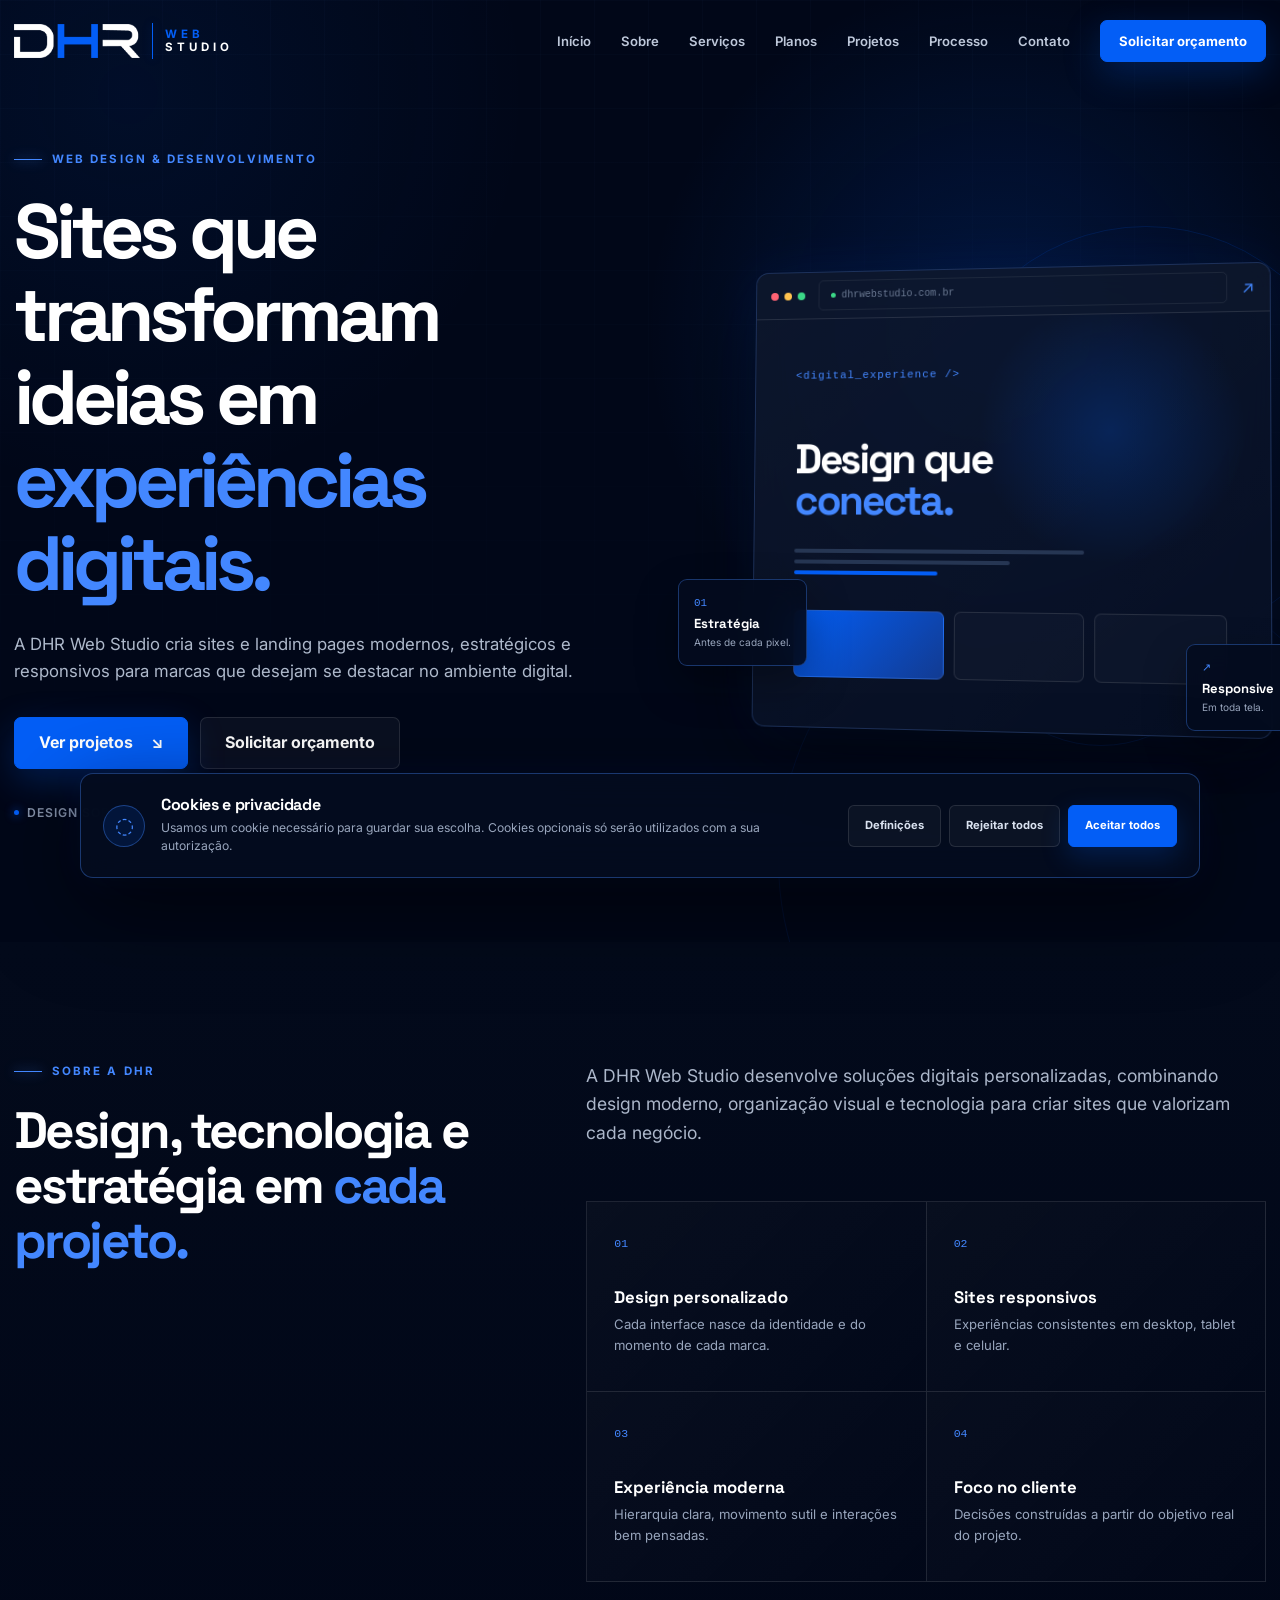
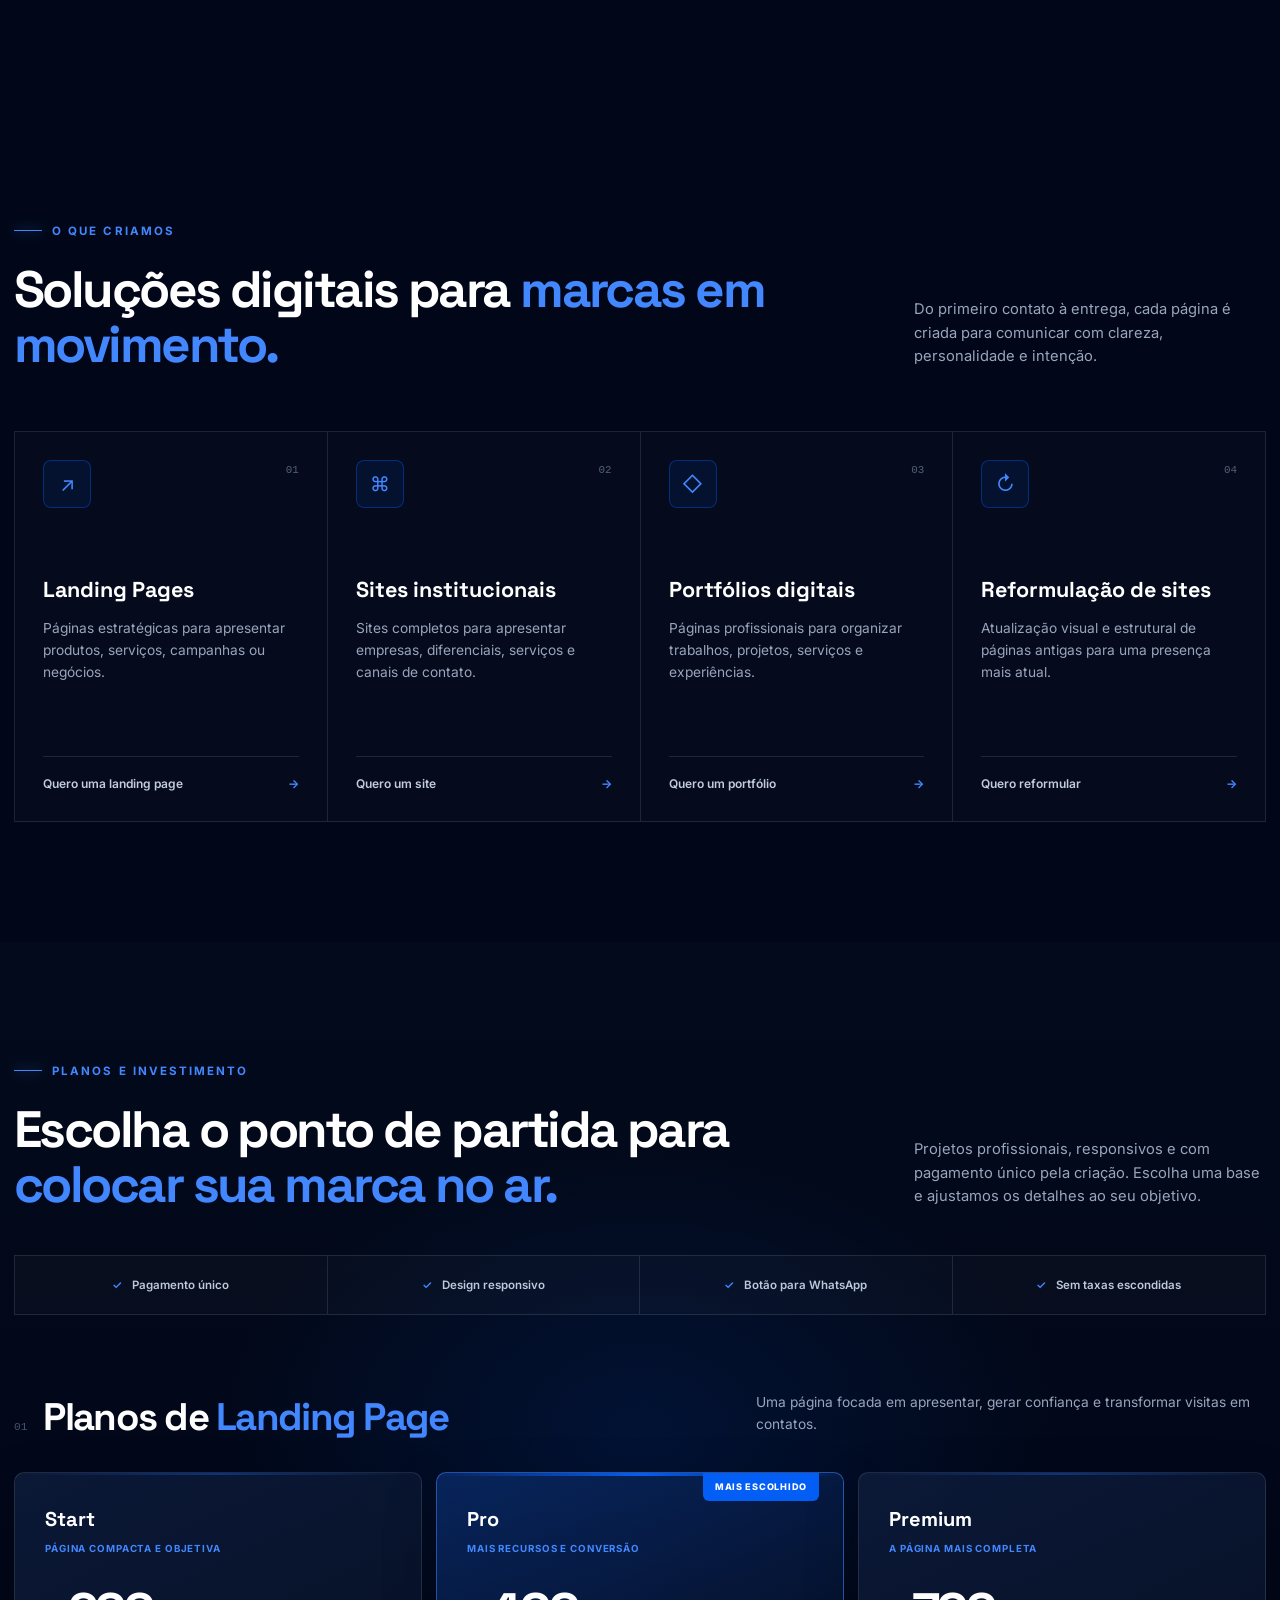
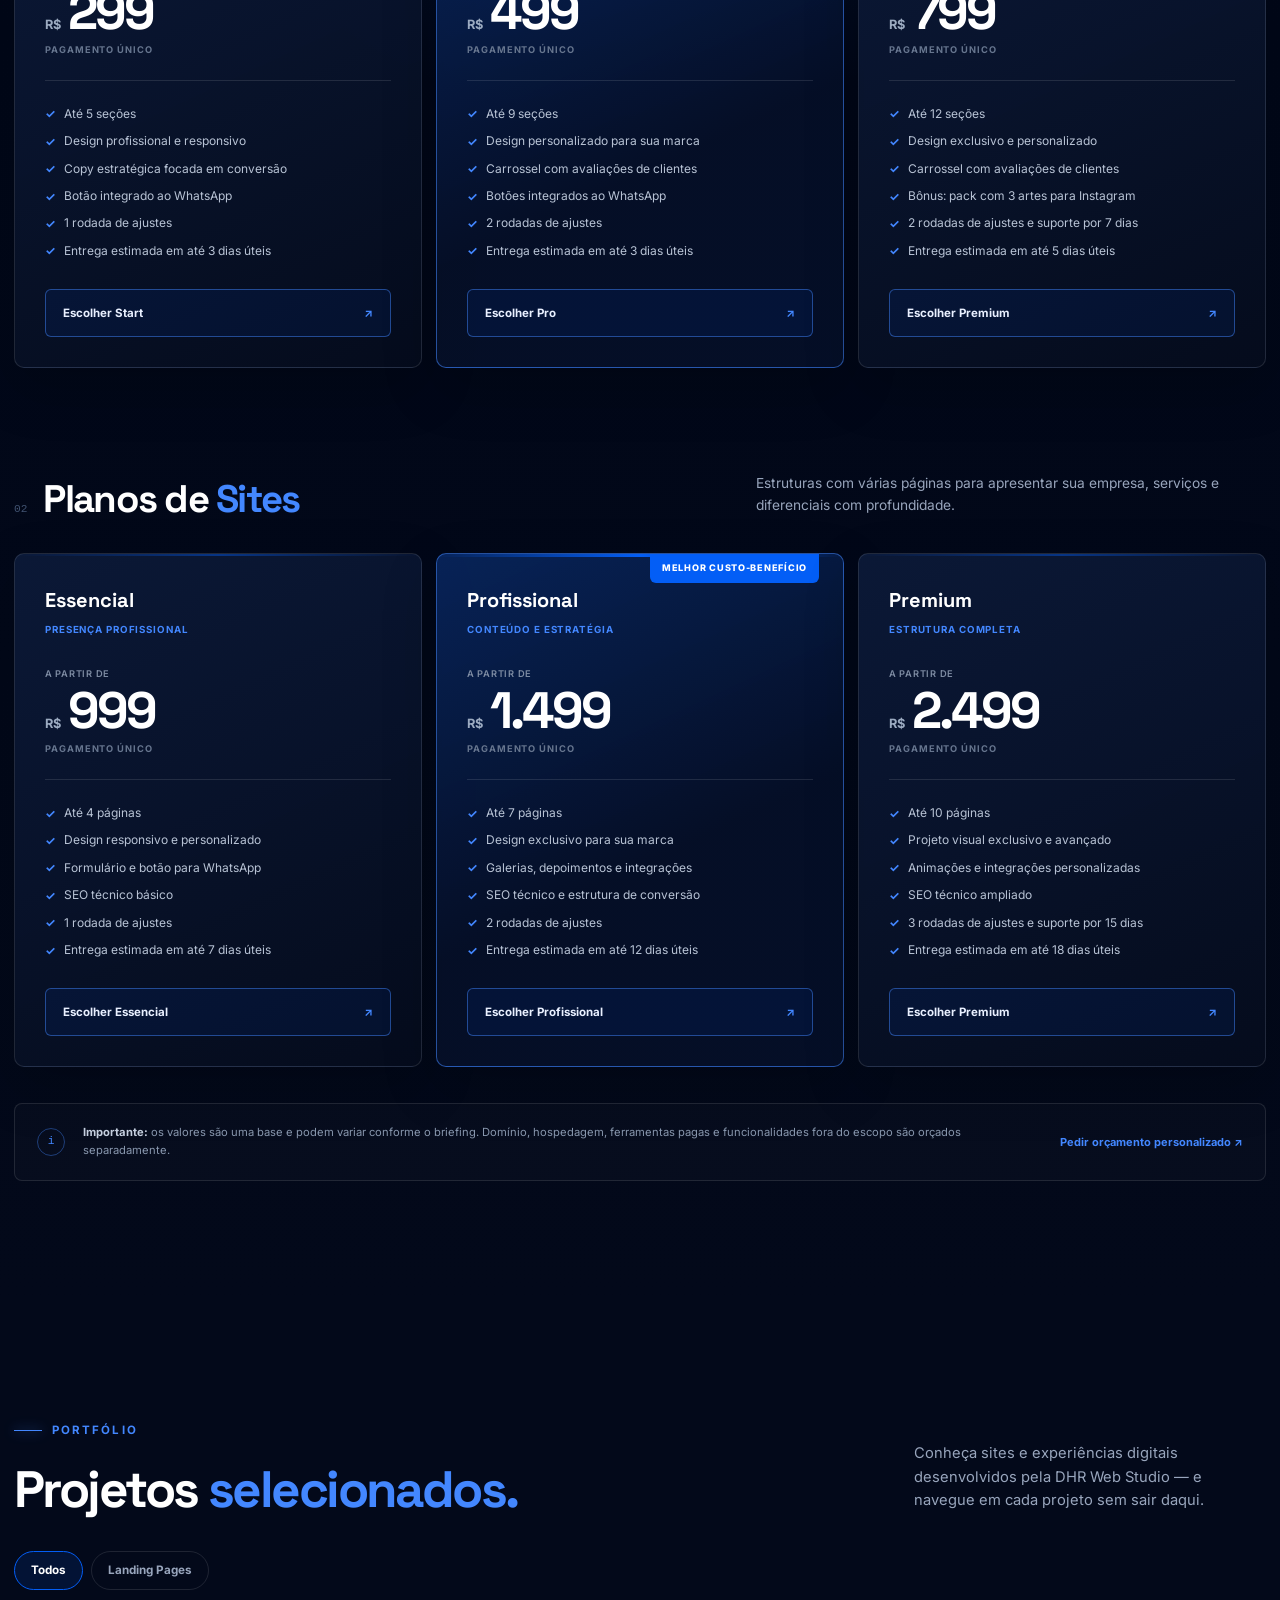
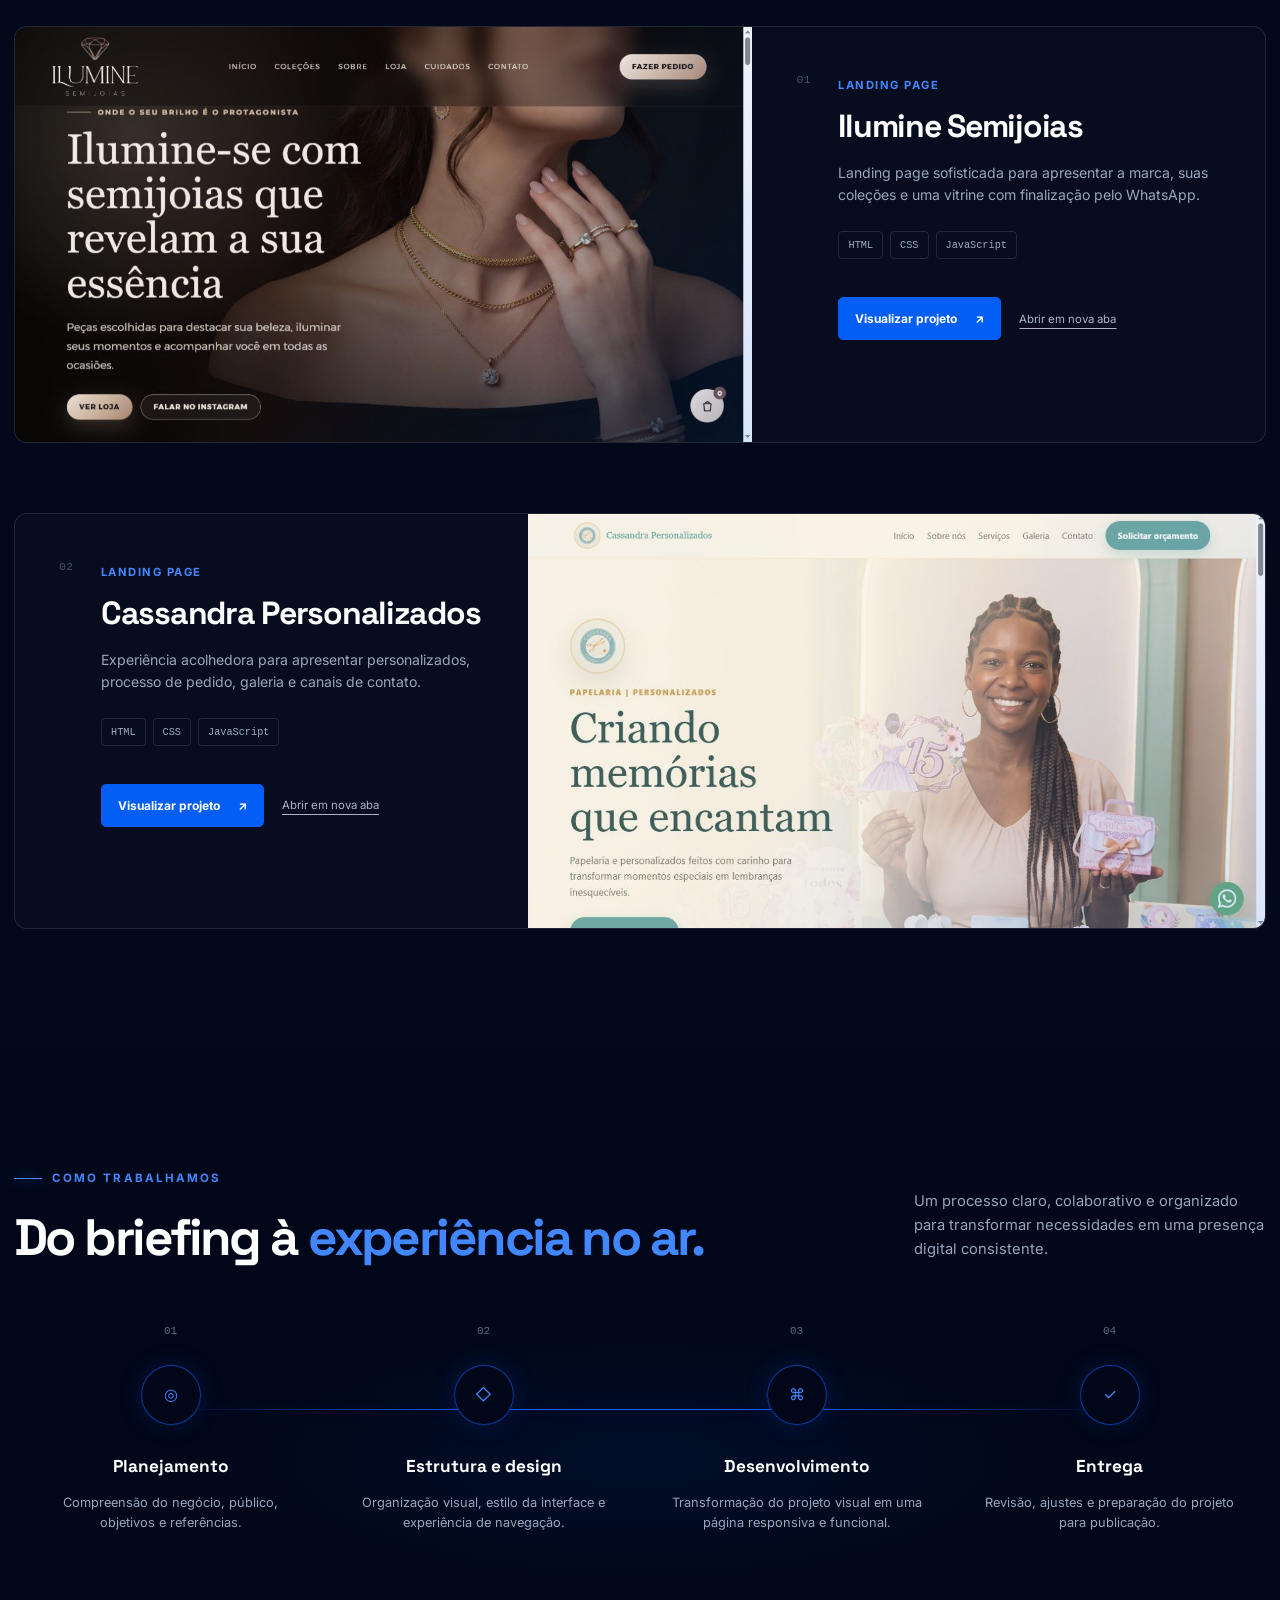
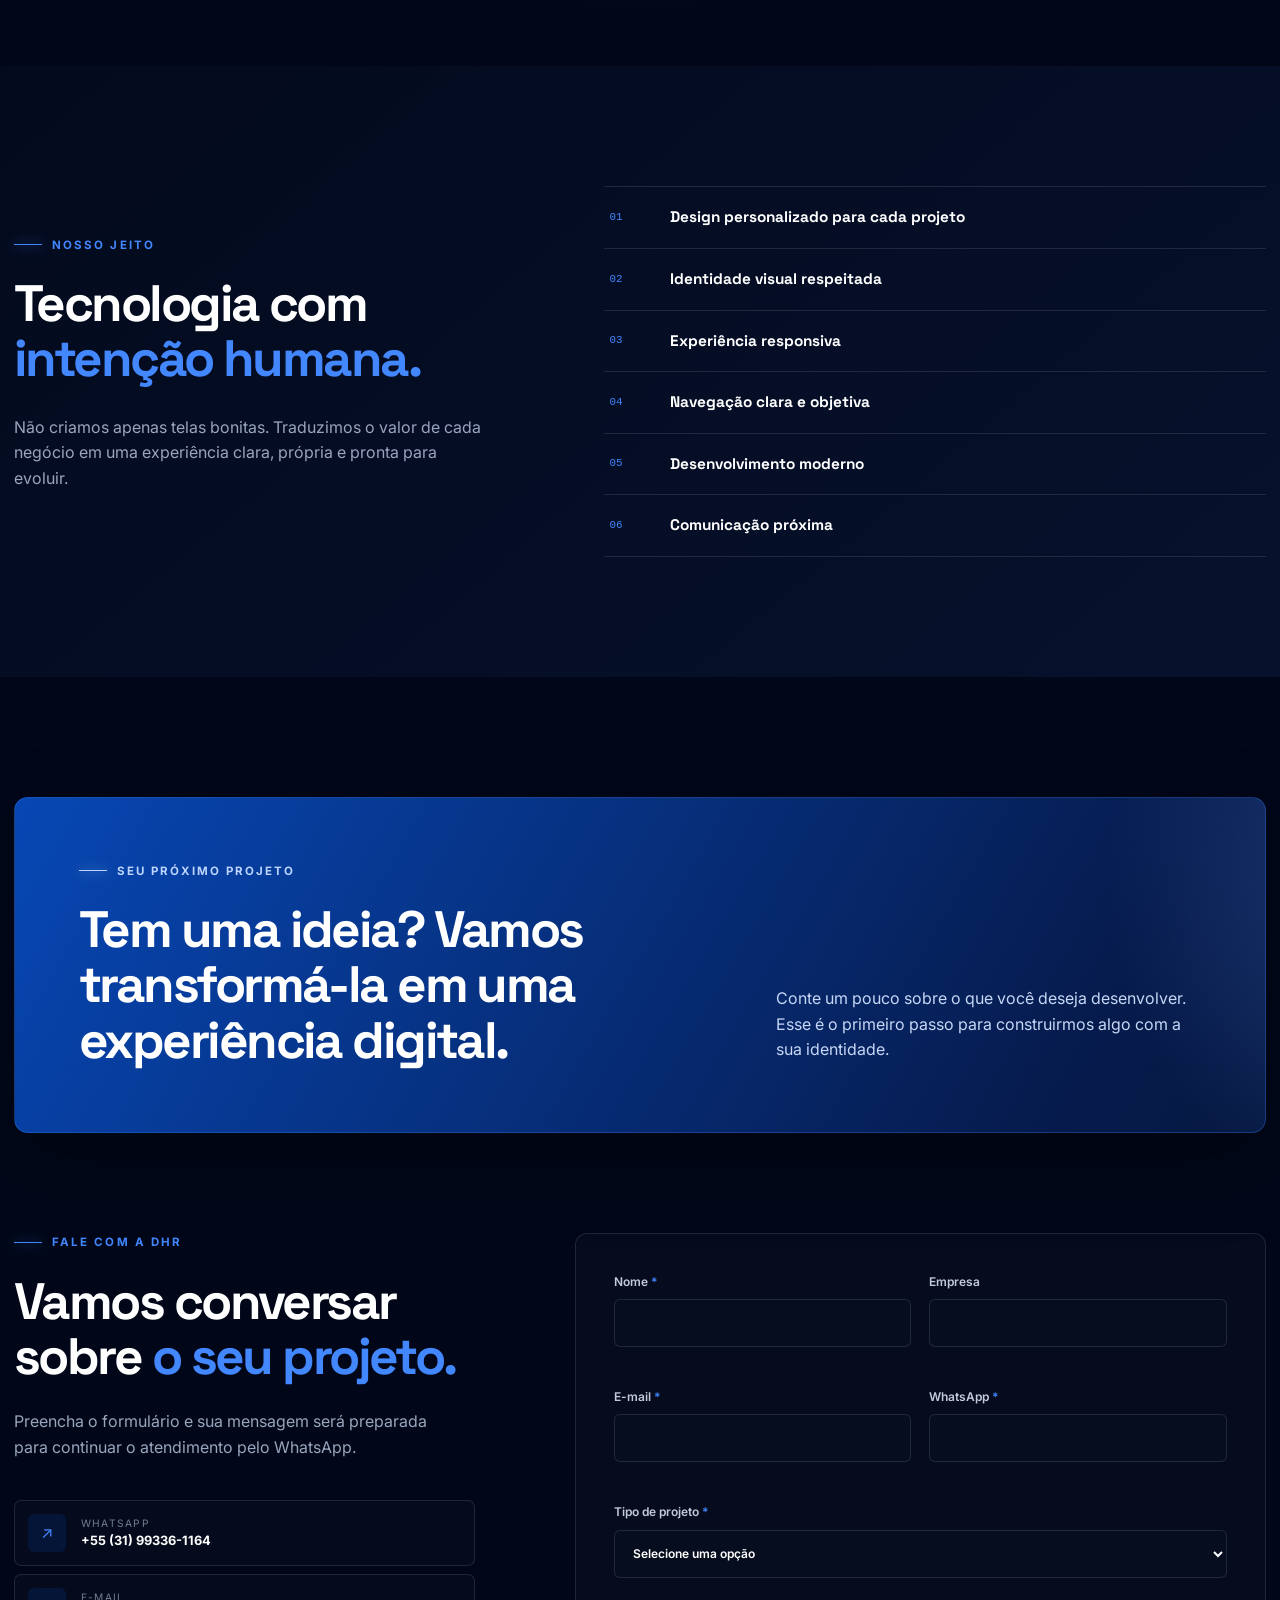
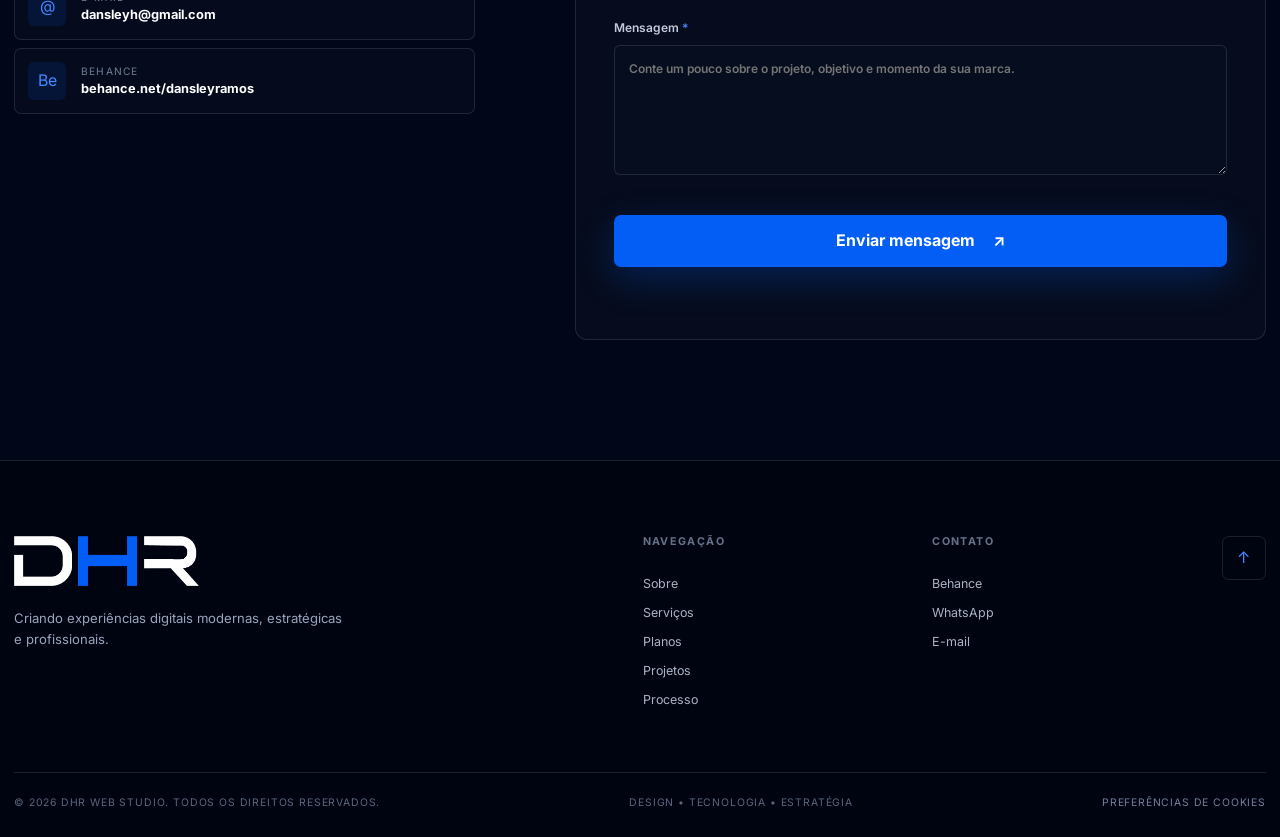
<file: index.html>
<!doctype html>
<html lang="pt-BR">
<head>
  <meta charset="UTF-8">
  <meta name="viewport" content="width=device-width, initial-scale=1, viewport-fit=cover">
  <meta name="description" content="Portfólio da DHR Web Studio: sites e landing pages modernos, estratégicos e responsivos.">
  <meta name="theme-color" content="#010718">
  <meta property="og:title" content="DHR Web Studio — Experiências digitais">
  <meta property="og:description" content="Sites e landing pages que conectam marcas e pessoas.">
  <meta property="og:type" content="website">
  <meta property="og:image" content="assets/og-dhr-web-studio.png">
  <title>DHR Web Studio — Sites e experiências digitais</title>
  <link rel="preconnect" href="https://fonts.googleapis.com">
  <link rel="preconnect" href="https://fonts.gstatic.com" crossorigin>
  <link href="https://fonts.googleapis.com/css2?family=Inter:wght@400;500;600;700&family=Space+Grotesk:wght@500;600;700&display=swap" rel="stylesheet">
  <link rel="stylesheet" href="css/styles.css">
  <script src="js/config.js" defer></script>
  <script src="js/projects.js" defer></script>
  <script src="js/main.js" defer></script>
</head>
<body>
  <a class="skip-link" href="#main">Pular para o conteúdo</a>
  <div class="scroll-progress" aria-hidden="true"></div>
  <div class="cursor-light" aria-hidden="true"></div>

  <header class="site-header" data-header>
    <div class="container header-inner">
      <a class="brand" href="#inicio" aria-label="DHR Web Studio — início">
        <img src="assets/logo-dhr-light.png" alt="DHR Web Studio" width="725" height="197">
        <span class="brand-divider" aria-hidden="true"></span>
        <span class="brand-name" aria-hidden="true"><b>WEB</b><em>STUDIO</em></span>
      </a>
      <button class="menu-toggle" type="button" aria-expanded="false" aria-controls="main-nav" aria-label="Abrir menu" data-menu-toggle>
        <span></span><span></span><span></span>
      </button>
      <nav class="main-nav" id="main-nav" aria-label="Navegação principal" data-nav>
        <div class="nav-mobile-intro">
          <span><i></i> Menu principal</span>
          <p>Explore a DHR e encontre a solução ideal para colocar sua marca no digital.</p>
        </div>
        <a href="#inicio">Início</a>
        <a href="#sobre">Sobre</a>
        <a href="#servicos">Serviços</a>
        <a href="#planos">Planos</a>
        <a href="#projetos">Projetos</a>
        <a href="#processo">Processo</a>
        <a href="#contato">Contato</a>
        <a class="button button-sm" href="#contato">Solicitar orçamento</a>
        <div class="nav-mobile-footer">
          <a href="#" data-contact-link="whatsapp"><span>↗</span><div><b>WhatsApp</b><small>Fale com a DHR</small></div></a>
          <a href="#" data-contact-link="behance"><span>Be</span><div><b>Behance</b><small>Veja o portfólio</small></div></a>
        </div>
      </nav>
    </div>
  </header>

  <main id="main">
    <section class="hero section" id="inicio">
      <div class="hero-grid" aria-hidden="true"></div>
      <div class="container hero-layout">
        <div class="hero-copy reveal">
          <div class="eyebrow"><span></span> Web design & desenvolvimento</div>
          <h1>Sites que transformam ideias em <strong>experiências digitais.</strong></h1>
          <p>A DHR Web Studio cria sites e landing pages modernos, estratégicos e responsivos para marcas que desejam se destacar no ambiente digital.</p>
          <div class="hero-actions">
            <a class="button" href="#projetos">Ver projetos <span aria-hidden="true">↘</span></a>
            <a class="button button-secondary" href="#contato">Solicitar orçamento</a>
          </div>
          <ul class="hero-tags" aria-label="Diferenciais principais">
            <li>Design sob medida</li>
            <li>100% responsivo</li>
            <li>Navegação intuitiva</li>
          </ul>
        </div>

        <div class="hero-visual reveal" aria-label="Representação de uma interface digital">
          <div class="browser-card">
            <div class="browser-bar">
              <div class="browser-dots"><i></i><i></i><i></i></div>
              <div class="browser-address"><span></span>dhrwebstudio.com.br</div>
              <span class="browser-action">↗</span>
            </div>
            <div class="browser-content">
              <div class="code-label">&lt;digital_experience /&gt;</div>
              <div class="visual-title">Design que <span>conecta.</span></div>
              <div class="visual-lines"><i></i><i></i><i></i></div>
              <div class="visual-panels"><i></i><i></i><i></i></div>
            </div>
          </div>
          <div class="float-card float-card-a"><span>01</span><b>Estratégia</b><small>Antes de cada pixel.</small></div>
          <div class="float-card float-card-b"><span>↗</span><b>Responsive</b><small>Em toda tela.</small></div>
          <div class="orbit orbit-one"></div>
          <div class="orbit orbit-two"></div>
        </div>
      </div>
    </section>

    <section class="section about" id="sobre">
      <div class="container split-layout">
        <div class="section-intro reveal">
          <div class="eyebrow"><span></span> Sobre a DHR</div>
          <h2>Design, tecnologia e estratégia em <strong>cada projeto.</strong></h2>
        </div>
        <div class="about-content reveal">
          <p>A DHR Web Studio desenvolve soluções digitais personalizadas, combinando design moderno, organização visual e tecnologia para criar sites que valorizam cada negócio.</p>
          <div class="feature-grid">
            <article><span>01</span><h3>Design personalizado</h3><p>Cada interface nasce da identidade e do momento de cada marca.</p></article>
            <article><span>02</span><h3>Sites responsivos</h3><p>Experiências consistentes em desktop, tablet e celular.</p></article>
            <article><span>03</span><h3>Experiência moderna</h3><p>Hierarquia clara, movimento sutil e interações bem pensadas.</p></article>
            <article><span>04</span><h3>Foco no cliente</h3><p>Decisões construídas a partir do objetivo real do projeto.</p></article>
          </div>
        </div>
      </div>
    </section>

    <section class="section services" id="servicos">
      <div class="container">
        <div class="section-heading reveal">
          <div><div class="eyebrow"><span></span> O que criamos</div><h2>Soluções digitais para <strong>marcas em movimento.</strong></h2></div>
          <p>Do primeiro contato à entrega, cada página é criada para comunicar com clareza, personalidade e intenção.</p>
        </div>
        <div class="services-grid">
          <article class="service-card reveal"><div class="service-icon">↗</div><span>01</span><h3>Landing Pages</h3><p>Páginas estratégicas para apresentar produtos, serviços, campanhas ou negócios.</p><a href="#contato">Quero uma landing page <b>→</b></a></article>
          <article class="service-card reveal"><div class="service-icon">⌘</div><span>02</span><h3>Sites institucionais</h3><p>Sites completos para apresentar empresas, diferenciais, serviços e canais de contato.</p><a href="#contato">Quero um site <b>→</b></a></article>
          <article class="service-card reveal"><div class="service-icon">◇</div><span>03</span><h3>Portfólios digitais</h3><p>Páginas profissionais para organizar trabalhos, projetos, serviços e experiências.</p><a href="#contato">Quero um portfólio <b>→</b></a></article>
          <article class="service-card reveal"><div class="service-icon">↻</div><span>04</span><h3>Reformulação de sites</h3><p>Atualização visual e estrutural de páginas antigas para uma presença mais atual.</p><a href="#contato">Quero reformular <b>→</b></a></article>
        </div>
      </div>
    </section>

    <section class="section pricing" id="planos">
      <div class="pricing-glow" aria-hidden="true"></div>
      <div class="container">
        <div class="section-heading reveal">
          <div><div class="eyebrow"><span></span> Planos e investimento</div><h2>Escolha o ponto de partida para <strong>colocar sua marca no ar.</strong></h2></div>
          <p>Projetos profissionais, responsivos e com pagamento único pela criação. Escolha uma base e ajustamos os detalhes ao seu objetivo.</p>
        </div>

        <div class="pricing-benefits reveal" aria-label="Vantagens dos planos">
          <span><i>✓</i> Pagamento único</span>
          <span><i>✓</i> Design responsivo</span>
          <span><i>✓</i> Botão para WhatsApp</span>
          <span><i>✓</i> Sem taxas escondidas</span>
        </div>

        <div class="plan-collection" aria-labelledby="landing-plans-title">
          <div class="plan-collection-head reveal">
            <div><span class="plan-index">01</span><h3 id="landing-plans-title">Planos de <strong>Landing Page</strong></h3></div>
            <p>Uma página focada em apresentar, gerar confiança e transformar visitas em contatos.</p>
          </div>
          <div class="pricing-grid">
            <article class="price-card reveal">
              <div class="price-card-top"><span>Start</span><small>Página compacta e objetiva</small></div>
              <div class="price"><sup>R$</sup><strong>299</strong><em>pagamento único</em></div>
              <ul>
                <li>Até 5 seções</li>
                <li>Design profissional e responsivo</li>
                <li>Copy estratégica focada em conversão</li>
                <li>Botão integrado ao WhatsApp</li>
                <li>1 rodada de ajustes</li>
                <li>Entrega estimada em até 3 dias úteis</li>
              </ul>
              <a class="plan-button" href="#contato" data-plan="Landing Page Start — R$ 299" data-plan-type="Landing Page">Escolher Start <span>↗</span></a>
            </article>

            <article class="price-card featured reveal">
              <div class="popular-label">Mais escolhido</div>
              <div class="price-card-top"><span>Pro</span><small>Mais recursos e conversão</small></div>
              <div class="price"><sup>R$</sup><strong>499</strong><em>pagamento único</em></div>
              <ul>
                <li>Até 9 seções</li>
                <li>Design personalizado para sua marca</li>
                <li>Carrossel com avaliações de clientes</li>
                <li>Botões integrados ao WhatsApp</li>
                <li>2 rodadas de ajustes</li>
                <li>Entrega estimada em até 3 dias úteis</li>
              </ul>
              <a class="plan-button" href="#contato" data-plan="Landing Page Pro — R$ 499" data-plan-type="Landing Page">Escolher Pro <span>↗</span></a>
            </article>

            <article class="price-card reveal">
              <div class="price-card-top"><span>Premium</span><small>A página mais completa</small></div>
              <div class="price"><sup>R$</sup><strong>799</strong><em>pagamento único</em></div>
              <ul>
                <li>Até 12 seções</li>
                <li>Design exclusivo e personalizado</li>
                <li>Carrossel com avaliações de clientes</li>
                <li>Bônus: pack com 3 artes para Instagram</li>
                <li>2 rodadas de ajustes e suporte por 7 dias</li>
                <li>Entrega estimada em até 5 dias úteis</li>
              </ul>
              <a class="plan-button" href="#contato" data-plan="Landing Page Premium — R$ 799" data-plan-type="Landing Page">Escolher Premium <span>↗</span></a>
            </article>
          </div>
        </div>

        <div class="plan-collection sites-plans" aria-labelledby="site-plans-title">
          <div class="plan-collection-head reveal">
            <div><span class="plan-index">02</span><h3 id="site-plans-title">Planos de <strong>Sites</strong></h3></div>
            <p>Estruturas com várias páginas para apresentar sua empresa, serviços e diferenciais com profundidade.</p>
          </div>
          <div class="pricing-grid">
            <article class="price-card reveal">
              <div class="price-card-top"><span>Essencial</span><small>Presença profissional</small></div>
              <div class="price"><small class="from">a partir de</small><sup>R$</sup><strong>999</strong><em>pagamento único</em></div>
              <ul>
                <li>Até 4 páginas</li>
                <li>Design responsivo e personalizado</li>
                <li>Formulário e botão para WhatsApp</li>
                <li>SEO técnico básico</li>
                <li>1 rodada de ajustes</li>
                <li>Entrega estimada em até 7 dias úteis</li>
              </ul>
              <a class="plan-button" href="#contato" data-plan="Site Essencial — a partir de R$ 999" data-plan-type="Site institucional">Escolher Essencial <span>↗</span></a>
            </article>

            <article class="price-card featured reveal">
              <div class="popular-label">Melhor custo-benefício</div>
              <div class="price-card-top"><span>Profissional</span><small>Conteúdo e estratégia</small></div>
              <div class="price"><small class="from">a partir de</small><sup>R$</sup><strong>1.499</strong><em>pagamento único</em></div>
              <ul>
                <li>Até 7 páginas</li>
                <li>Design exclusivo para sua marca</li>
                <li>Galerias, depoimentos e integrações</li>
                <li>SEO técnico e estrutura de conversão</li>
                <li>2 rodadas de ajustes</li>
                <li>Entrega estimada em até 12 dias úteis</li>
              </ul>
              <a class="plan-button" href="#contato" data-plan="Site Profissional — a partir de R$ 1.499" data-plan-type="Site institucional">Escolher Profissional <span>↗</span></a>
            </article>

            <article class="price-card reveal">
              <div class="price-card-top"><span>Premium</span><small>Estrutura completa</small></div>
              <div class="price"><small class="from">a partir de</small><sup>R$</sup><strong>2.499</strong><em>pagamento único</em></div>
              <ul>
                <li>Até 10 páginas</li>
                <li>Projeto visual exclusivo e avançado</li>
                <li>Animações e integrações personalizadas</li>
                <li>SEO técnico ampliado</li>
                <li>3 rodadas de ajustes e suporte por 15 dias</li>
                <li>Entrega estimada em até 18 dias úteis</li>
              </ul>
              <a class="plan-button" href="#contato" data-plan="Site Premium — a partir de R$ 2.499" data-plan-type="Site institucional">Escolher Premium <span>↗</span></a>
            </article>
          </div>
        </div>

        <div class="pricing-note reveal"><span>i</span><p><strong>Importante:</strong> os valores são uma base e podem variar conforme o briefing. Domínio, hospedagem, ferramentas pagas e funcionalidades fora do escopo são orçados separadamente.</p><a href="#contato">Pedir orçamento personalizado ↗</a></div>
      </div>
    </section>

    <section class="section portfolio" id="projetos">
      <div class="container">
        <div class="section-heading reveal">
          <div><div class="eyebrow"><span></span> Portfólio</div><h2>Projetos <strong>selecionados.</strong></h2></div>
          <p>Conheça sites e experiências digitais desenvolvidos pela DHR Web Studio — e navegue em cada projeto sem sair daqui.</p>
        </div>
        <div class="project-filters reveal" role="group" aria-label="Filtrar projetos" data-filters></div>
        <div class="projects-grid" data-projects aria-live="polite"></div>
      </div>
    </section>

    <section class="section process" id="processo">
      <div class="container">
        <div class="section-heading reveal">
          <div><div class="eyebrow"><span></span> Como trabalhamos</div><h2>Do briefing à <strong>experiência no ar.</strong></h2></div>
          <p>Um processo claro, colaborativo e organizado para transformar necessidades em uma presença digital consistente.</p>
        </div>
        <div class="process-line">
          <article class="process-step reveal"><span>01</span><div class="process-icon">◎</div><h3>Planejamento</h3><p>Compreensão do negócio, público, objetivos e referências.</p></article>
          <article class="process-step reveal"><span>02</span><div class="process-icon">◇</div><h3>Estrutura e design</h3><p>Organização visual, estilo da interface e experiência de navegação.</p></article>
          <article class="process-step reveal"><span>03</span><div class="process-icon">⌘</div><h3>Desenvolvimento</h3><p>Transformação do projeto visual em uma página responsiva e funcional.</p></article>
          <article class="process-step reveal"><span>04</span><div class="process-icon">✓</div><h3>Entrega</h3><p>Revisão, ajustes e preparação do projeto para publicação.</p></article>
        </div>
      </div>
    </section>

    <section class="section benefits" aria-labelledby="benefits-title">
      <div class="container benefits-layout">
        <div class="benefits-copy reveal">
          <div class="eyebrow"><span></span> Nosso jeito</div>
          <h2 id="benefits-title">Tecnologia com <strong>intenção humana.</strong></h2>
          <p>Não criamos apenas telas bonitas. Traduzimos o valor de cada negócio em uma experiência clara, própria e pronta para evoluir.</p>
        </div>
        <ul class="benefits-list reveal">
          <li><span>01</span><b>Design personalizado para cada projeto</b></li>
          <li><span>02</span><b>Identidade visual respeitada</b></li>
          <li><span>03</span><b>Experiência responsiva</b></li>
          <li><span>04</span><b>Navegação clara e objetiva</b></li>
          <li><span>05</span><b>Desenvolvimento moderno</b></li>
          <li><span>06</span><b>Comunicação próxima</b></li>
        </ul>
      </div>
    </section>

    <section class="section contact" id="contato">
      <div class="container">
        <div class="contact-banner reveal">
          <div class="contact-grid" aria-hidden="true"></div>
          <div><div class="eyebrow light"><span></span> Seu próximo projeto</div><h2>Tem uma ideia? Vamos transformá-la em uma <strong>experiência digital.</strong></h2></div>
          <p>Conte um pouco sobre o que você deseja desenvolver. Esse é o primeiro passo para construirmos algo com a sua identidade.</p>
        </div>
        <div class="contact-layout">
          <div class="contact-details reveal">
            <div class="eyebrow"><span></span> Fale com a DHR</div>
            <h2>Vamos conversar sobre <strong>o seu projeto.</strong></h2>
            <p>Preencha o formulário e sua mensagem será preparada para continuar o atendimento pelo WhatsApp.</p>
            <div class="contact-links">
              <a href="#" data-contact-link="whatsapp"><span>↗</span><div><small>WhatsApp</small><b data-contact-label="whatsapp">Contato a configurar</b></div></a>
              <a href="#" data-contact-link="email"><span>@</span><div><small>E-mail</small><b data-contact-label="email">E-mail a configurar</b></div></a>
              <a href="#" data-contact-link="behance"><span>Be</span><div><small>Behance</small><b data-contact-label="behance">Portfólio no Behance</b></div></a>
            </div>
          </div>
          <form class="contact-form reveal" novalidate data-contact-form>
            <div class="form-row">
              <label>Nome <span>*</span><input name="name" type="text" autocomplete="name" required><small class="field-error"></small></label>
              <label>Empresa <input name="company" type="text" autocomplete="organization"><small class="field-error"></small></label>
            </div>
            <div class="form-row">
              <label>E-mail <span>*</span><input name="email" type="email" autocomplete="email" required><small class="field-error"></small></label>
              <label>WhatsApp <span>*</span><input name="phone" type="tel" autocomplete="tel" required><small class="field-error"></small></label>
            </div>
            <label>Tipo de projeto <span>*</span>
              <select name="projectType" required><option value="">Selecione uma opção</option><option>Landing Page</option><option>Site institucional</option><option>Portfólio</option><option>Reformulação de site</option><option>Outro</option></select>
              <small class="field-error"></small>
            </label>
            <label>Mensagem <span>*</span><textarea name="message" rows="5" required placeholder="Conte um pouco sobre o projeto, objetivo e momento da sua marca."></textarea><small class="field-error"></small></label>
            <div class="form-honeypot" aria-hidden="true"><label>Não preencha<input name="website" type="text" tabindex="-1" autocomplete="off"></label></div>
            <button class="button form-submit" type="submit"><span>Enviar mensagem</span><b aria-hidden="true">↗</b></button>
            <p class="form-status" role="status" aria-live="polite"></p>
          </form>
        </div>
      </div>
    </section>
  </main>

  <footer class="site-footer">
    <div class="container footer-main">
      <div class="footer-brand"><img src="assets/logo-dhr-light.png" alt="DHR Web Studio" width="725" height="197"><p>Criando experiências digitais modernas, estratégicas e profissionais.</p></div>
      <div><h2>Navegação</h2><a href="#sobre">Sobre</a><a href="#servicos">Serviços</a><a href="#planos">Planos</a><a href="#projetos">Projetos</a><a href="#processo">Processo</a></div>
      <div><h2>Contato</h2><a href="#" data-contact-link="behance">Behance</a><a href="#" data-contact-link="whatsapp">WhatsApp</a><a href="#" data-contact-link="email">E-mail</a></div>
      <a class="back-top" href="#inicio" aria-label="Voltar ao topo">↑</a>
    </div>
    <div class="container footer-bottom"><p>© <span data-year></span> DHR Web Studio. Todos os direitos reservados.</p><span>Design • Tecnologia • Estratégia</span><button type="button" data-cookie-settings>Preferências de cookies</button></div>
  </footer>

  <section class="cookie-banner" aria-label="Aviso de cookies" hidden data-cookie-banner>
    <div class="cookie-copy">
      <span class="cookie-icon" aria-hidden="true">◌</span>
      <div><h2>Cookies e privacidade</h2><p>Usamos um cookie necessário para guardar sua escolha. Cookies opcionais só serão utilizados com a sua autorização.</p></div>
    </div>
    <div class="cookie-actions">
      <button class="cookie-button secondary" type="button" data-cookie-settings>Definições</button>
      <button class="cookie-button secondary" type="button" data-cookie-reject>Rejeitar todos</button>
      <button class="cookie-button primary" type="button" data-cookie-accept>Aceitar todos</button>
    </div>
  </section>

  <div class="cookie-modal" role="dialog" aria-modal="true" aria-labelledby="cookie-title" aria-hidden="true" data-cookie-modal>
    <button class="cookie-backdrop" type="button" aria-label="Fechar definições de cookies" data-cookie-close></button>
    <div class="cookie-panel" role="document">
      <div class="cookie-panel-head"><div><span>Privacidade</span><h2 id="cookie-title">Definições de cookies</h2></div><button type="button" aria-label="Fechar" data-cookie-close>×</button></div>
      <p class="cookie-intro">Escolha quais categorias podem ser utilizadas. Você pode alterar esta decisão a qualquer momento pelo rodapé.</p>
      <div class="cookie-category">
        <div><h3>Cookies necessários</h3><p>Guardam sua escolha de privacidade e permitem funções essenciais do site. Não podem ser desativados.</p></div>
        <span class="cookie-always">Sempre ativos</span>
      </div>
      <label class="cookie-category">
        <div><h3>Cookies de análise</h3><p>Ajudariam a entender visitas e melhorar o site. Nenhuma ferramenta de análise está instalada atualmente.</p></div>
        <span class="cookie-switch"><input type="checkbox" data-consent-analytics><i></i><span class="sr-only">Permitir cookies de análise</span></span>
      </label>
      <label class="cookie-category">
        <div><h3>Cookies de marketing</h3><p>Seriam usados para medir campanhas e personalizar publicidade. Nenhuma ferramenta de marketing está instalada atualmente.</p></div>
        <span class="cookie-switch"><input type="checkbox" data-consent-marketing><i></i><span class="sr-only">Permitir cookies de marketing</span></span>
      </label>
      <div class="cookie-panel-actions">
        <button class="cookie-button secondary" type="button" data-cookie-reject>Rejeitar todos</button>
        <button class="cookie-button primary" type="button" data-cookie-save>Guardar definições</button>
        <button class="cookie-button text" type="button" data-cookie-accept>Aceitar todos</button>
      </div>
    </div>
  </div>

  <div class="project-modal" role="dialog" aria-modal="true" aria-labelledby="modal-title" aria-hidden="true" data-modal>
    <div class="modal-backdrop" data-modal-close></div>
    <div class="modal-window" role="document">
      <div class="modal-toolbar">
        <div class="modal-dots" aria-hidden="true"><i></i><i></i><i></i></div>
        <div class="modal-meta"><b id="modal-title" data-modal-title>Projeto</b><span data-modal-url></span></div>
        <div class="device-switcher" role="group" aria-label="Tamanho da visualização">
          <button type="button" class="active" data-device="desktop" aria-pressed="true" title="Desktop">▰ <span>Desktop</span></button>
          <button type="button" data-device="tablet" aria-pressed="false" title="Tablet">▯ <span>Tablet</span></button>
          <button type="button" data-device="mobile" aria-pressed="false" title="Celular">▯ <span>Celular</span></button>
        </div>
        <button type="button" class="modal-icon" data-refresh aria-label="Atualizar projeto">↻</button>
        <a class="modal-icon" href="#" target="_blank" rel="noopener" data-open-project aria-label="Abrir projeto em nova aba">↗</a>
        <button type="button" class="modal-icon modal-close" data-modal-close aria-label="Fechar visualização">×</button>
      </div>
      <div class="modal-stage" data-modal-stage>
        <div class="modal-loader" data-loader><i></i><span>Carregando experiência digital…</span></div>
        <div class="iframe-shell desktop" data-iframe-shell><iframe title="Visualização do projeto" loading="lazy" data-project-frame></iframe></div>
        <div class="embed-error" hidden data-embed-error><b>Não foi possível confirmar a visualização incorporada.</b><p>O projeto pode estar bloqueando iframes ou demorando para responder.</p><a class="button" href="#" target="_blank" rel="noopener" data-error-open>Abrir projeto completo ↗</a></div>
      </div>
    </div>
  </div>
</body>
</html>
</file>
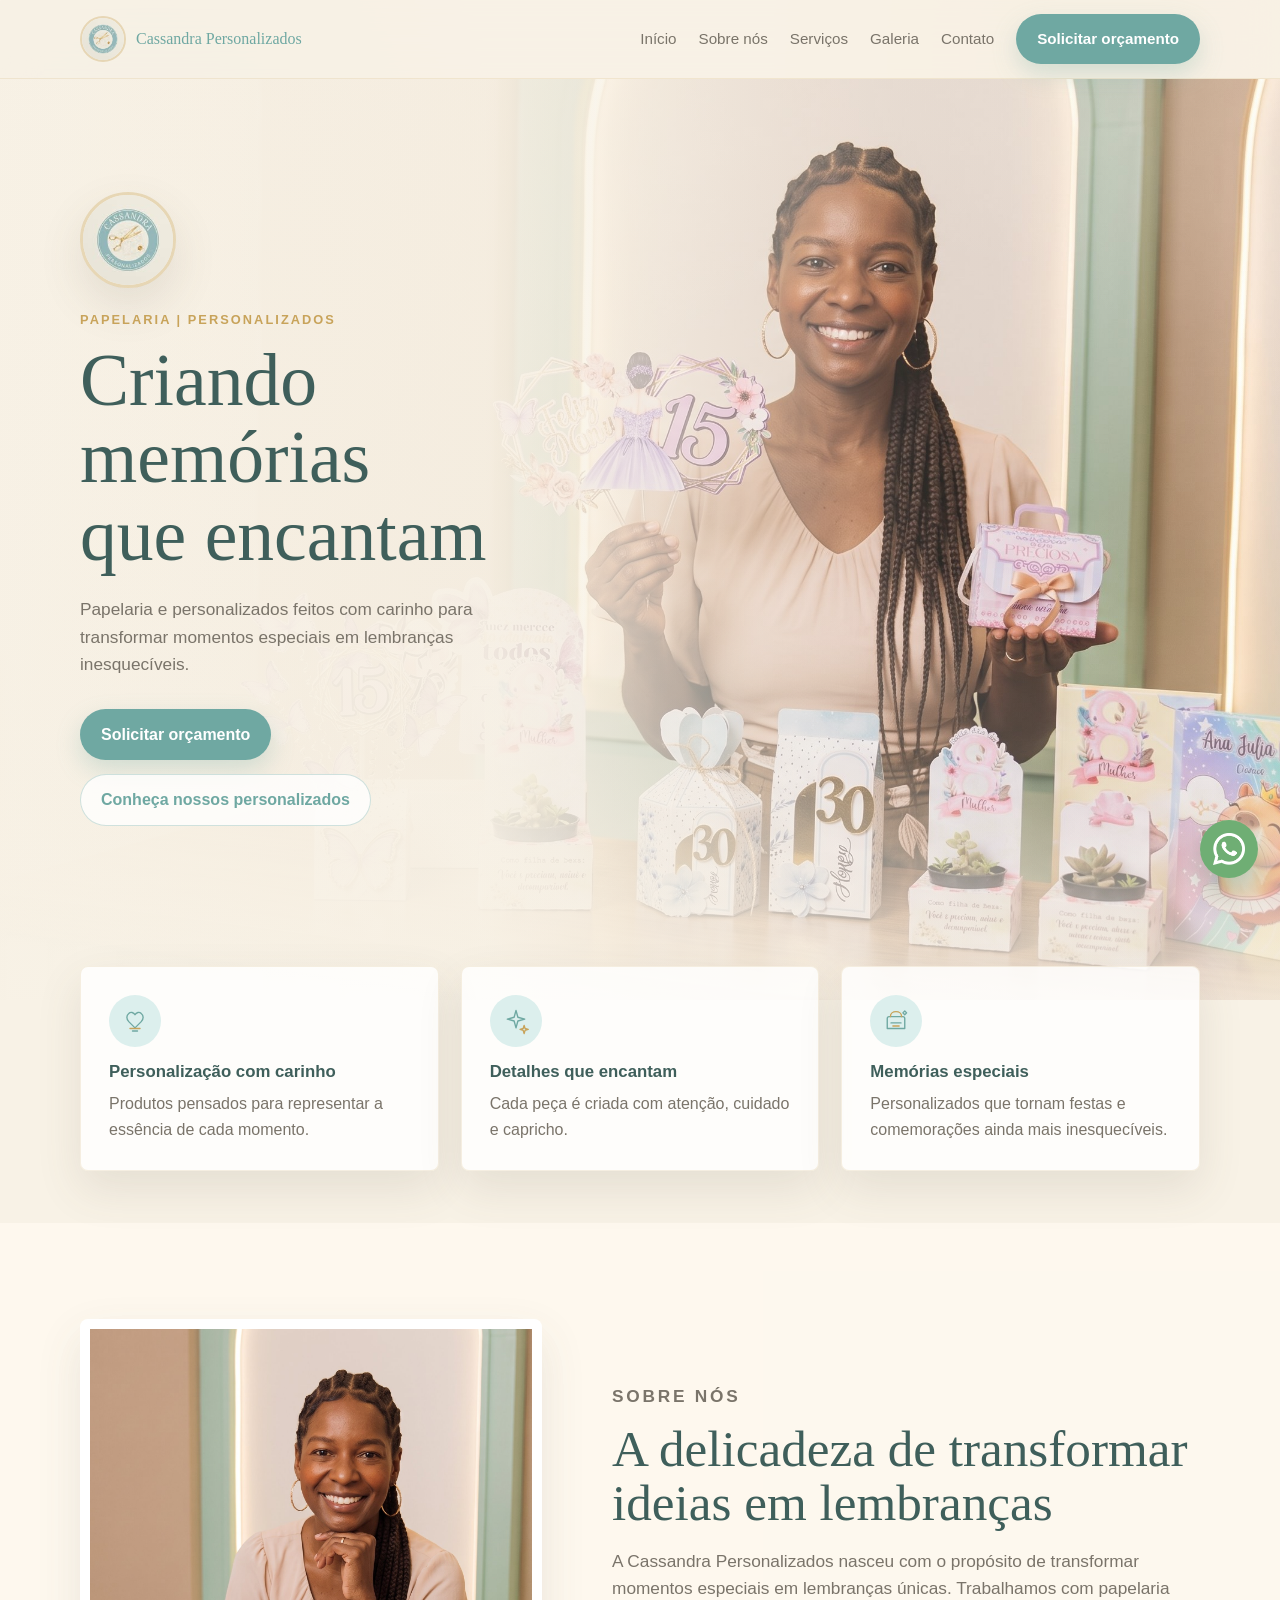
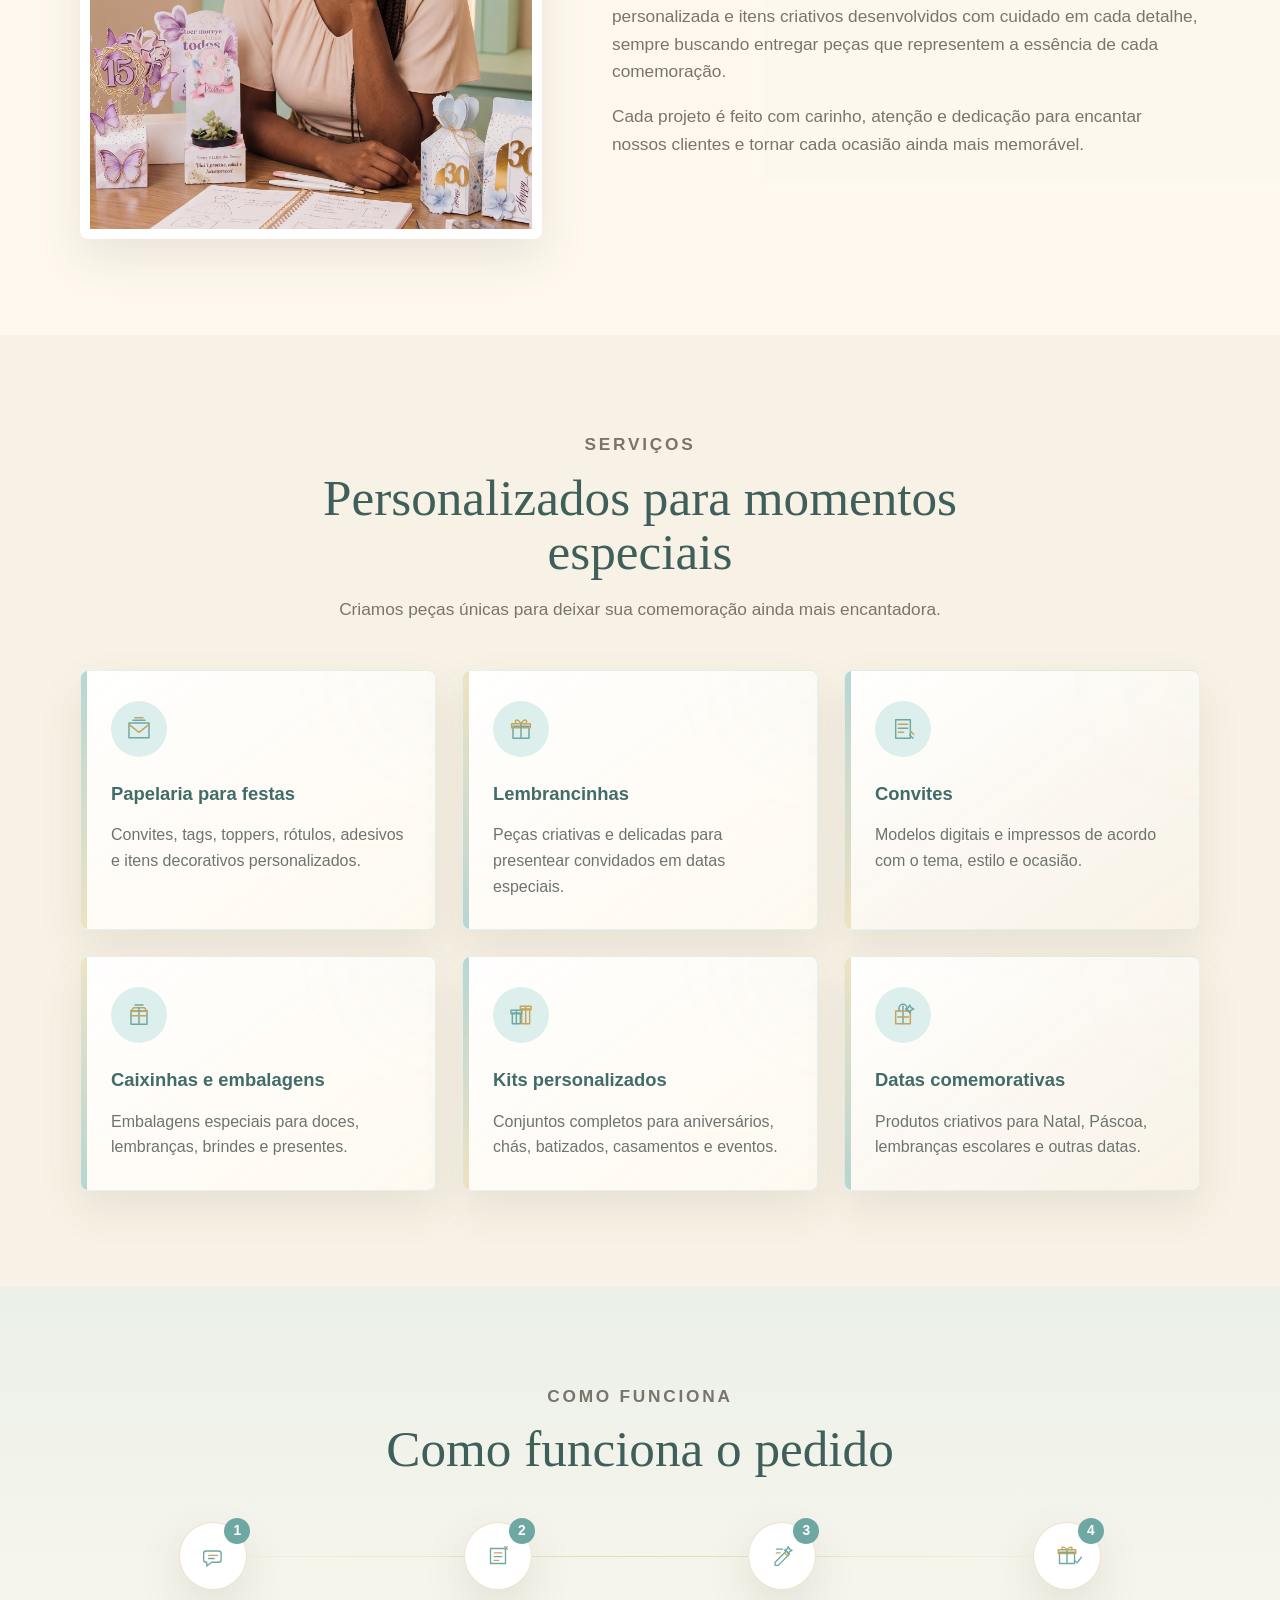
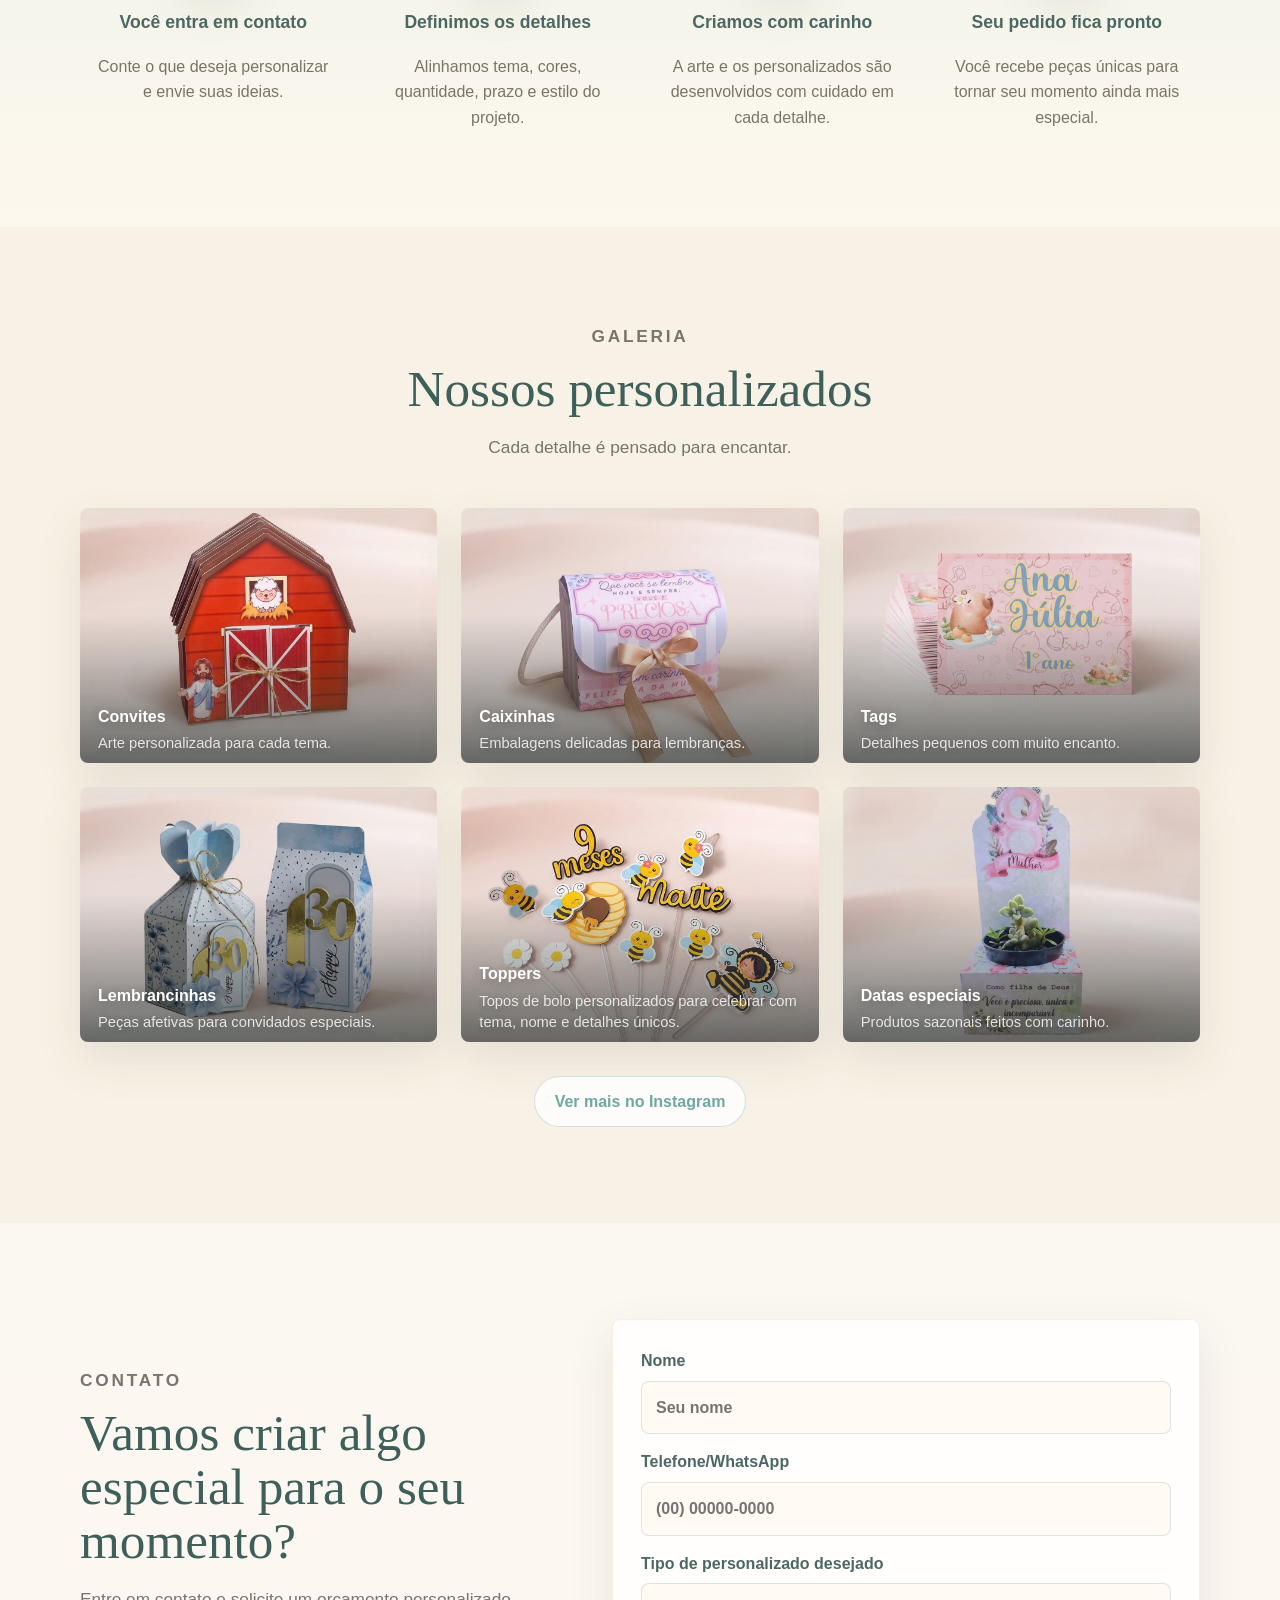
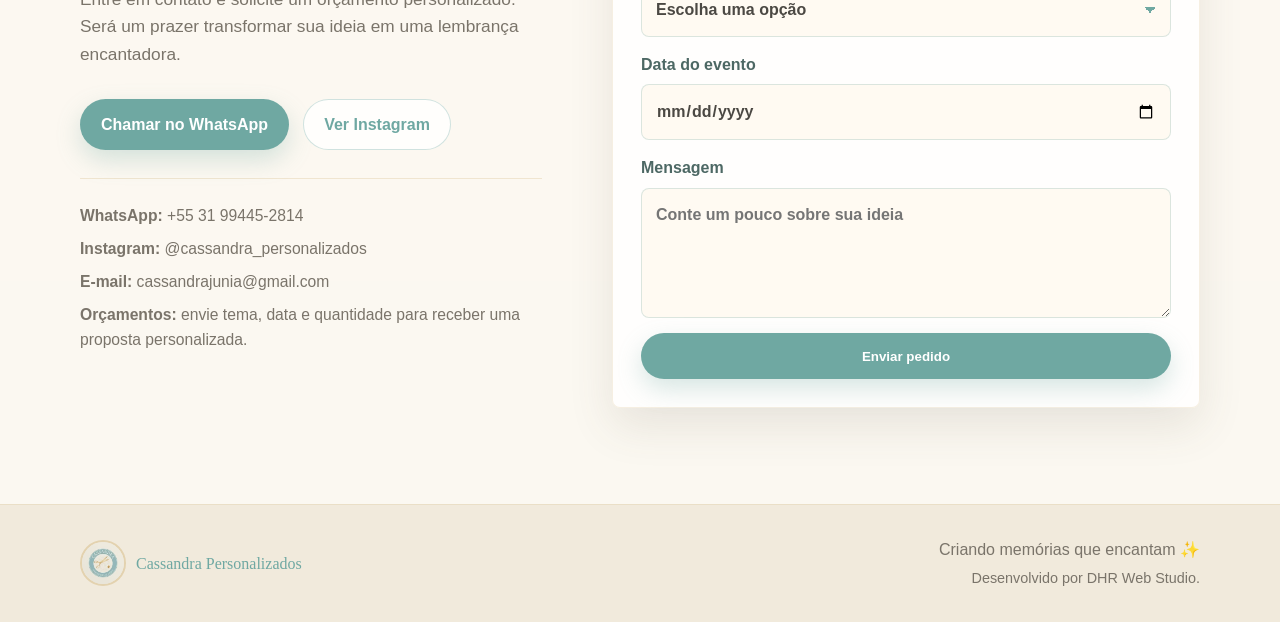
<file: projects/cassandra/index.html>
<!DOCTYPE html>
<html lang="pt-BR">
<head>
  <meta charset="UTF-8">
  <meta name="viewport" content="width=device-width, initial-scale=1.0">
  <meta name="description" content="Cassandra Personalizados: papelaria e personalizados feitos com carinho para festas, lembranças e momentos especiais.">
  <title>Cassandra Personalizados | Criando memórias que encantam</title>
  <link rel="stylesheet" href="styles.css?v=20260708-gallery-caption-gradient-1">
</head>
<body>
  <header class="site-header" data-header>
    <a class="brand" href="#inicio" aria-label="Cassandra Personalizados">
      <img src="assets/logo-cassandra.jpg" alt="Logo Cassandra Personalizados">
      <span>Cassandra Personalizados</span>
    </a>

    <button class="menu-toggle" type="button" aria-label="Abrir menu" aria-expanded="false" data-menu-toggle>
      <span></span>
      <span></span>
      <span></span>
    </button>

    <nav class="nav" data-nav aria-label="Menu principal">
      <a href="#inicio">Início</a>
      <a href="#sobre">Sobre nós</a>
      <a href="#servicos">Serviços</a>
      <a href="#galeria">Galeria</a>
      <a href="#contato">Contato</a>
      <a class="nav-cta" href="#contato">Solicitar orçamento</a>
    </nav>
  </header>

  <main>
    <section class="hero section" id="inicio" aria-label="Cassandra Personalizados">
      <div class="hero-bg" aria-hidden="true"></div>
      <div class="container hero-grid">
        <div class="hero-copy reveal">
          <img class="hero-logo" src="assets/logo-cassandra.jpg" alt="Logo Cassandra Personalizados">
          <p class="eyebrow">Papelaria | Personalizados</p>
          <h1>Criando memórias <span class="keep-together">que encantam</span></h1>
          <p class="hero-subtitle">Papelaria e personalizados feitos com carinho para transformar momentos especiais em lembranças inesquecíveis.</p>
          <div class="actions">
            <a class="btn primary" href="#contato">Solicitar orçamento</a>
            <a class="btn secondary" href="#servicos">Conheça nossos personalizados</a>
          </div>
        </div>
      </div>
    </section>

    <section class="highlights" aria-label="Destaques da marca">
      <div class="container highlight-grid">
        <article class="highlight reveal">
          <span class="icon custom-icon" aria-hidden="true">
            <svg viewBox="0 0 48 48"><path d="M14 25c-4-4-4-10 0-13 3-3 8-2 10 2 2-4 7-5 10-2 4 3 4 9 0 13L24 35 14 25Z"/><path d="M16 36h16"/><path d="M20 40h8"/></svg>
          </span>
          <h2>Personalização com carinho</h2>
          <p>Produtos pensados para representar a essência de cada momento.</p>
        </article>
        <article class="highlight reveal">
          <span class="icon custom-icon" aria-hidden="true">
            <svg viewBox="0 0 48 48"><path d="M24 7l3 11 11 3-11 3-3 11-3-11-11-3 11-3 3-11Z"/><path d="M37 31l1.5 5 5 1.5-5 1.5-1.5 5-1.5-5-5-1.5 5-1.5 1.5-5Z"/></svg>
          </span>
          <h2>Detalhes que encantam</h2>
          <p>Cada peça é criada com atenção, cuidado e capricho.</p>
        </article>
        <article class="highlight reveal">
          <span class="icon custom-icon" aria-hidden="true">
            <svg viewBox="0 0 48 48"><path d="M13 17h22a3 3 0 0 1 3 3v16H10V20a3 3 0 0 1 3-3Z"/><path d="M15 17c0-5 4-8 9-8s9 3 9 8"/><path d="M16 27h16"/><path d="M19 32h10"/><path d="M35 11l3-3 3 3-3 3-3-3Z"/></svg>
          </span>
          <h2>Memórias especiais</h2>
          <p>Personalizados que tornam festas e comemorações ainda mais inesquecíveis.</p>
        </article>
      </div>
    </section>

    <section class="section about" id="sobre">
      <div class="container split">
        <div class="about-visual reveal" aria-hidden="true">
          <img src="assets/sobre-cassandra.jpg" alt="">
        </div>
        <div class="section-copy reveal">
          <p class="eyebrow">Sobre nós</p>
          <h2>A delicadeza de transformar ideias em lembranças</h2>
          <p>A Cassandra Personalizados nasceu com o propósito de transformar momentos especiais em lembranças únicas. Trabalhamos com papelaria personalizada e itens criativos desenvolvidos com cuidado em cada detalhe, sempre buscando entregar peças que representem a essência de cada comemoração.</p>
          <p>Cada projeto é feito com carinho, atenção e dedicação para encantar nossos clientes e tornar cada ocasião ainda mais memorável.</p>
        </div>
      </div>
    </section>

    <section class="section services" id="servicos">
      <div class="container">
        <div class="section-heading reveal">
          <p class="eyebrow">Serviços</p>
          <h2>Personalizados para momentos especiais</h2>
          <p>Criamos peças únicas para deixar sua comemoração ainda mais encantadora.</p>
        </div>

        <div class="services-grid">
          <article class="service-card reveal">
            <span class="service-icon custom-icon" aria-hidden="true">
              <svg viewBox="0 0 48 48"><path d="M9 15h30v22H9V15Z"/><path d="M9 17l15 12 15-12"/><path d="M15 11h18"/><path d="M18 7h12"/></svg>
            </span>
            <h3>Papelaria para festas</h3>
            <p>Convites, tags, toppers, rótulos, adesivos e itens decorativos personalizados.</p>
          </article>
          <article class="service-card reveal">
            <span class="service-icon custom-icon" aria-hidden="true">
              <svg viewBox="0 0 48 48"><path d="M12 20h24v18H12V20Z"/><path d="M10 16h28v6H10v-6Z"/><path d="M24 16v22"/><path d="M17 16c-4-5 1-9 7 0 6-9 11-5 7 0"/></svg>
            </span>
            <h3>Lembrancinhas</h3>
            <p>Peças criativas e delicadas para presentear convidados em datas especiais.</p>
          </article>
          <article class="service-card reveal">
            <span class="service-icon custom-icon" aria-hidden="true">
              <svg viewBox="0 0 48 48"><path d="M13 10h22v28H13V10Z"/><path d="M17 17h14"/><path d="M17 23h14"/><path d="M17 29h8"/><path d="M34 33l5 5"/><path d="M36 28l4 4"/></svg>
            </span>
            <h3>Convites</h3>
            <p>Modelos digitais e impressos de acordo com o tema, estilo e ocasião.</p>
          </article>
          <article class="service-card reveal">
            <span class="service-icon custom-icon" aria-hidden="true">
              <svg viewBox="0 0 48 48"><path d="M12 18h24v20H12V18Z"/><path d="M16 13h16l4 5H12l4-5Z"/><path d="M24 13v25"/><path d="M12 25h24"/><path d="M18 9h12"/></svg>
            </span>
            <h3>Caixinhas e embalagens</h3>
            <p>Embalagens especiais para doces, lembranças, brindes e presentes.</p>
          </article>
          <article class="service-card reveal">
            <span class="service-icon custom-icon" aria-hidden="true">
              <svg viewBox="0 0 48 48"><path d="M11 21h12v16H11V21Z"/><path d="M25 15h12v22H25V15Z"/><path d="M9 17h16v5H9v-5Z"/><path d="M23 11h16v5H23v-5Z"/><path d="M17 17v20"/><path d="M31 11v26"/></svg>
            </span>
            <h3>Kits personalizados</h3>
            <p>Conjuntos completos para aniversários, chás, batizados, casamentos e eventos.</p>
          </article>
          <article class="service-card reveal">
            <span class="service-icon custom-icon" aria-hidden="true">
              <svg viewBox="0 0 48 48"><path d="M24 11v26"/><path d="M13 18h22v19H13V18Z"/><path d="M18 18v-4a6 6 0 0 1 12 0v4"/><path d="M16 27h16"/><path d="M34 9l2 4 4 2-4 2-2 4-2-4-4-2 4-2 2-4Z"/></svg>
            </span>
            <h3>Datas comemorativas</h3>
            <p>Produtos criativos para Natal, Páscoa, lembranças escolares e outras datas.</p>
          </article>
        </div>
      </div>
    </section>

    <section class="section process" id="como-funciona">
      <div class="container">
        <div class="section-heading reveal">
          <p class="eyebrow">Como funciona</p>
          <h2>Como funciona o pedido</h2>
        </div>
        <div class="steps">
          <article class="step reveal">
            <span class="step-icon"><strong>1</strong><svg viewBox="0 0 48 48"><path d="M15 16h18a4 4 0 0 1 4 4v10a4 4 0 0 1-4 4H22l-8 6v-6h-1a4 4 0 0 1-4-4V20a4 4 0 0 1 4-4Z"/><path d="M17 23h14"/><path d="M17 28h9"/></svg></span>
            <h3>Você entra em contato</h3>
            <p>Conte o que deseja personalizar e envie suas ideias.</p>
          </article>
          <article class="step reveal">
            <span class="step-icon"><strong>2</strong><svg viewBox="0 0 48 48"><path d="M12 12h24v24H12V12Z"/><path d="M18 19h12"/><path d="M18 25h12"/><path d="M18 31h7"/><path d="M35 9l4 4"/><path d="M39 9l-4 4"/></svg></span>
            <h3>Definimos os detalhes</h3>
            <p>Alinhamos tema, cores, quantidade, prazo e estilo do projeto.</p>
          </article>
          <article class="step reveal">
            <span class="step-icon"><strong>3</strong><svg viewBox="0 0 48 48"><path d="M13 34l18-18 5 5-18 18H13v-5Z"/><path d="M28 19l5 5"/><path d="M15 13h10"/><path d="M15 19h6"/><path d="M34 9l2 4 4 2-4 2-2 4-2-4-4-2 4-2 2-4Z"/></svg></span>
            <h3>Criamos com carinho</h3>
            <p>A arte e os personalizados são desenvolvidos com cuidado em cada detalhe.</p>
          </article>
          <article class="step reveal">
            <span class="step-icon"><strong>4</strong><svg viewBox="0 0 48 48"><path d="M12 18h24v18H12V18Z"/><path d="M10 14h28v6H10v-6Z"/><path d="M24 14v22"/><path d="M17 14c-3-4 1-7 7 0 6-7 10-4 7 0"/><path d="M36 31l4 4 7-9"/></svg></span>
            <h3>Seu pedido fica pronto</h3>
            <p>Você recebe peças únicas para tornar seu momento ainda mais especial.</p>
          </article>
        </div>
      </div>
    </section>

    <section class="section gallery" id="galeria">
      <div class="container">
        <div class="section-heading reveal">
          <p class="eyebrow">Galeria</p>
          <h2>Nossos personalizados</h2>
          <p>Cada detalhe é pensado para encantar.</p>
        </div>

        <div class="gallery-grid">
          <article class="gallery-item g1 reveal">
            <div class="gallery-visual" aria-hidden="true"></div>
            <div class="gallery-caption">
              <span>Convites</span>
              <p>Arte personalizada para cada tema.</p>
            </div>
          </article>
          <article class="gallery-item g2 reveal">
            <div class="gallery-visual" aria-hidden="true"></div>
            <div class="gallery-caption">
              <span>Caixinhas</span>
              <p>Embalagens delicadas para lembranças.</p>
            </div>
          </article>
          <article class="gallery-item g3 reveal">
            <div class="gallery-visual" aria-hidden="true"></div>
            <div class="gallery-caption">
              <span>Tags</span>
              <p>Detalhes pequenos com muito encanto.</p>
            </div>
          </article>
          <article class="gallery-item g4 reveal">
            <div class="gallery-visual" aria-hidden="true"></div>
            <div class="gallery-caption">
              <span>Lembrancinhas</span>
              <p>Peças afetivas para convidados especiais.</p>
            </div>
          </article>
          <article class="gallery-item g5 reveal">
            <div class="gallery-visual" aria-hidden="true"></div>
            <div class="gallery-caption">
              <span>Toppers</span>
              <p>Topos de bolo personalizados para celebrar com tema, nome e detalhes únicos.</p>
            </div>
          </article>
          <article class="gallery-item g6 reveal">
            <div class="gallery-visual" aria-hidden="true"></div>
            <div class="gallery-caption">
              <span>Datas especiais</span>
              <p>Produtos sazonais feitos com carinho.</p>
            </div>
          </article>
        </div>

        <div class="center reveal">
          <a class="btn secondary" href="https://www.instagram.com/cassandra_personalizados/" target="_blank" rel="noopener">Ver mais no Instagram</a>
        </div>
      </div>
    </section>

    <section class="section contact" id="contato">
      <div class="container contact-grid">
        <div class="contact-copy reveal">
          <p class="eyebrow">Contato</p>
          <h2>Vamos criar algo especial para o seu momento?</h2>
          <p>Entre em contato e solicite um orçamento personalizado. Será um prazer transformar sua ideia em uma lembrança encantadora.</p>
          <div class="actions">
            <a class="btn primary" data-whatsapp href="https://wa.me/5531994452814?text=Ol%C3%A1%2C%20Cassandra%20Personalizados!%20Gostaria%20de%20solicitar%20um%20or%C3%A7amento." target="_blank" rel="noopener">Chamar no WhatsApp</a>
            <a class="btn secondary" href="https://www.instagram.com/cassandra_personalizados/" target="_blank" rel="noopener">Ver Instagram</a>
          </div>
          <div class="contact-list">
            <p><strong>WhatsApp:</strong> <a href="https://wa.me/5531994452814" target="_blank" rel="noopener">+55 31 99445-2814</a></p>
            <p><strong>Instagram:</strong> @cassandra_personalizados</p>
            <p><strong>E-mail:</strong> <a href="mailto:cassandrajunia@gmail.com">cassandrajunia@gmail.com</a></p>
            <p><strong>Orçamentos:</strong> envie tema, data e quantidade para receber uma proposta personalizada.</p>
          </div>
        </div>

        <form class="contact-form reveal" data-form>
          <label>
            Nome
            <input type="text" name="nome" placeholder="Seu nome" required>
          </label>
          <label>
            Telefone/WhatsApp
            <input type="tel" name="telefone" placeholder="(00) 00000-0000" required>
          </label>
          <label>
            Tipo de personalizado desejado
            <select name="tipo" required>
              <option value="" selected disabled>Escolha uma opção</option>
              <option value="Papelaria personalizada para festas">Papelaria personalizada para festas</option>
              <option value="Tags personalizadas">Tags personalizadas</option>
              <option value="Lembrancinhas personalizadas">Lembrancinhas personalizadas</option>
              <option value="Convites digitais e impressos">Convites digitais e impressos</option>
              <option value="Caixinhas e embalagens personalizadas">Caixinhas e embalagens personalizadas</option>
              <option value="Kits personalizados">Kits personalizados</option>
              <option value="Personalizados para datas comemorativas">Personalizados para datas comemorativas</option>
              <option value="Outro personalizado">Outro personalizado</option>
            </select>
          </label>
          <label>
            Data do evento
            <input type="date" name="data">
          </label>
          <label>
            Mensagem
            <textarea name="mensagem" rows="4" placeholder="Conte um pouco sobre sua ideia"></textarea>
          </label>
          <button class="btn primary" type="submit">Enviar pedido</button>
        </form>
      </div>
    </section>
  </main>

  <footer class="footer">
    <div class="container footer-inner">
      <a class="brand footer-brand" href="#inicio">
        <img src="assets/logo-cassandra.jpg" alt="Logo Cassandra Personalizados">
        <span>Cassandra Personalizados</span>
      </a>
      <div class="footer-copy">
        <p>Criando memórias que encantam ✨</p>
        <p class="developer-credit">Desenvolvido por DHR Web Studio.</p>
      </div>
    </div>
  </footer>

  <a class="float-whatsapp" data-whatsapp href="https://wa.me/5531994452814?text=Ol%C3%A1%2C%20Cassandra%20Personalizados!%20Gostaria%20de%20solicitar%20um%20or%C3%A7amento." target="_blank" rel="noopener" aria-label="Chamar no WhatsApp">
    <img src="assets/whatsapp-white.png" alt="">
  </a>

  <script src="script.js?v=20260708-contact-whatsapp-1"></script>
</body>
</html>
</file>
<file: css/styles.css>
:root {
  --primary: #035ef6;
  --primary-light: #4387ff;
  --primary-glow: rgba(3, 94, 246, .32);
  --background: #010718;
  --background-soft: #050c20;
  --surface: #081126;
  --surface-light: #0d1830;
  --text: #ffffff;
  --muted: #98a5bc;
  --border: rgba(255, 255, 255, .11);
  --font-display: "Space Grotesk", "Segoe UI", sans-serif;
  --font-body: "Inter", "Segoe UI", sans-serif;
  --container: 1320px;
}

* { box-sizing: border-box; }
html { width: 100%; max-width: 100%; overflow-x: clip; scroll-behavior: smooth; scroll-padding-top: 90px; -webkit-text-size-adjust: 100%; text-size-adjust: 100%; }
body { position: relative; width: 100%; max-width: 100%; margin: 0; overflow-x: clip; background: var(--background); color: var(--text); font-family: var(--font-body); line-height: 1.6; }
body.modal-open { overflow: hidden; }
img { display: block; max-width: 100%; }
a { color: inherit; text-decoration: none; }
button, input, select, textarea { color: inherit; font: inherit; }
button { cursor: pointer; }
::selection { background: var(--primary); color: #fff; }
:focus-visible { outline: 2px solid var(--primary-light); outline-offset: 4px; }
.skip-link { position: fixed; z-index: 9999; top: 12px; left: 12px; transform: translateY(-160%); padding: 10px 16px; border-radius: 8px; background: #fff; color: var(--background); }
.skip-link:focus { transform: none; }
.scroll-progress { position: fixed; z-index: 1001; top: 0; right: 0; left: 0; height: 2px; pointer-events: none; background: linear-gradient(90deg, #035ef6, #72a6ff); box-shadow: 0 0 14px rgba(3,94,246,.8); transform: scaleX(var(--scroll-progress, 0)); transform-origin: left center; will-change: transform; }
.container { width: calc(100% - 28px); max-width: var(--container); margin-right: auto; margin-left: auto; }
.section { position: relative; overflow-x: clip; padding: 120px 0; }
.eyebrow { display: flex; align-items: center; gap: 10px; margin-bottom: 22px; color: var(--primary-light); font-size: .72rem; font-weight: 700; letter-spacing: .18em; text-transform: uppercase; }
.eyebrow span { width: 28px; height: 1px; background: currentColor; box-shadow: 0 0 12px currentColor; }
h1, h2, h3, p { margin-top: 0; }
h1, h2, h3 { font-family: var(--font-display); line-height: 1.08; }
h1 { margin-bottom: 26px; font-size: clamp(3.1rem, 6vw, 6rem); letter-spacing: -.065em; }
h2 { margin-bottom: 0; font-size: clamp(2.2rem, 4vw, 4rem); letter-spacing: -.05em; }
h1 strong, h2 strong { color: var(--primary-light); font-weight: inherit; }
.button { display: inline-flex; min-height: 52px; align-items: center; justify-content: center; gap: 18px; padding: 0 24px; border: 1px solid var(--primary); border-radius: 7px; background: var(--primary); box-shadow: 0 12px 36px rgba(3, 94, 246, .25); color: #fff; font-weight: 700; transition: .25s ease; }
.button:hover { transform: translateY(-2px); background: var(--primary-light); box-shadow: 0 16px 40px rgba(3, 94, 246, .38); }
.button-secondary { background: rgba(255, 255, 255, .04); border-color: var(--border); box-shadow: none; }
.button-secondary:hover { border-color: var(--primary); background: rgba(3, 94, 246, .09); }
.button-sm { min-height: 42px; padding: 0 18px; font-size: .82rem; }
.reveal { opacity: 0; transform: translateY(24px); transition: opacity .7s ease, transform .7s ease; transition-delay: var(--delay, 0ms); }
.reveal.visible { opacity: 1; transform: none; }
.reveal.reveal-scale { transform: translateY(16px) scale(.965); }.reveal.reveal-scale.visible { transform: none; }
.reveal.reveal-left { transform: translateX(-28px); }.reveal.reveal-left.visible { transform: none; }
.reveal.reveal-right { transform: translateX(28px); }.reveal.reveal-right.visible { transform: none; }
.cursor-light { position: fixed; z-index: 0; top: -260px; left: -260px; width: 520px; height: 520px; pointer-events: none; border-radius: 50%; background: radial-gradient(circle, rgba(3, 94, 246, .11), transparent 68%); will-change: transform; }

.site-header { position: fixed; z-index: 100; top: 0; right: 0; left: 0; border-bottom: 1px solid transparent; transition: .3s ease; }
.site-header.scrolled { border-color: var(--border); background: rgba(1, 7, 24, .82); box-shadow: 0 10px 38px rgba(0,0,0,.18); backdrop-filter: blur(18px); }
.header-inner { display: flex; height: 82px; align-items: center; justify-content: space-between; }
.brand { display: flex; width: auto; align-items: center; gap: 12px; }
.brand img { width: 126px; height: auto; }
.brand-divider { width: 1px; height: 36px; flex: 0 0 1px; background: var(--primary); box-shadow: 0 0 10px rgba(3,94,246,.35); }
.brand-name { display: grid; gap: 1px; line-height: 1; letter-spacing: .25em; }
.brand-name b, .brand-name em { font-family: var(--font-body); font-size: .72rem; font-style: normal; font-weight: 700; }
.brand-name b { color: var(--primary); }
.brand-name em { color: #fff; }
.main-nav { display: flex; align-items: center; gap: 30px; }
.main-nav > a:not(.button) { position: relative; color: #bec8da; font-size: .82rem; font-weight: 600; }
.main-nav > a:not(.button)::after { position: absolute; right: 0; bottom: -8px; left: 0; height: 1px; content: ""; transform: scaleX(0); background: var(--primary); transition: transform .25s ease; }
.main-nav > a:not(.button):hover { color: #fff; }
.main-nav > a:not(.button):hover::after { transform: scaleX(1); }
.nav-mobile-intro, .nav-mobile-footer { display: none; }
.menu-toggle { display: none; width: 44px; height: 44px; border: 1px solid var(--border); border-radius: 7px; background: rgba(255,255,255,.04); }
.menu-toggle span { display: block; width: 18px; height: 1px; margin: 5px auto; background: #fff; transition: opacity .25s ease, transform .3s ease; }

.hero { display: flex; min-height: 820px; align-items: center; overflow: hidden; padding-top: 150px; background: radial-gradient(circle at 78% 35%, rgba(3, 94, 246, .18), transparent 30%), radial-gradient(circle at 10% 10%, rgba(3, 94, 246, .08), transparent 28%), var(--background); }
.hero::before { position: absolute; right: -100px; bottom: -220px; width: 600px; height: 600px; border: 1px solid rgba(3, 94, 246, .1); border-radius: 50%; content: ""; }
.hero-grid, .contact-grid { position: absolute; inset: -54px; opacity: .55; background-image: linear-gradient(rgba(79, 124, 202, .06) 1px, transparent 1px), linear-gradient(90deg, rgba(79, 124, 202, .06) 1px, transparent 1px); background-size: 54px 54px; mask-image: linear-gradient(to bottom, #000, transparent 82%); animation: grid-drift 18s linear infinite; }
.hero-layout { position: relative; z-index: 1; display: grid; align-items: center; gap: 80px; grid-template-columns: 1.04fr .96fr; }
.hero-copy > p { max-width: 680px; margin-bottom: 32px; color: #aeb9cb; font-size: 1.05rem; }
.hero-actions { display: flex; flex-wrap: wrap; gap: 12px; }
.hero-tags { display: flex; flex-wrap: wrap; gap: 26px; margin: 34px 0 0; padding: 0; list-style: none; color: #8491a9; font-size: .76rem; font-weight: 600; text-transform: uppercase; letter-spacing: .08em; }
.hero-tags li { display: flex; align-items: center; gap: 8px; }
.hero-tags li::before { width: 5px; height: 5px; content: ""; border-radius: 50%; background: var(--primary); box-shadow: 0 0 10px var(--primary); }
.hero-visual { position: relative; min-height: 520px; perspective: 1200px; transform: perspective(1200px) rotateX(var(--tilt-x, 0deg)) rotateY(var(--tilt-y, 0deg)); transition: transform .22s ease-out; will-change: transform; }
.browser-card { position: absolute; z-index: 2; top: 40px; right: 0; width: min(100%, 520px); overflow: hidden; border: 1px solid rgba(86, 138, 226, .28); border-radius: 13px; background: rgba(7, 16, 39, .82); box-shadow: 0 35px 90px rgba(0,0,0,.48), 0 0 55px rgba(3,94,246,.12); transform: rotateY(-7deg) rotateX(2deg); backdrop-filter: blur(18px); animation: float-window 6s ease-in-out infinite; }
.browser-bar { display: grid; height: 48px; align-items: center; padding: 0 15px; border-bottom: 1px solid var(--border); background: rgba(255,255,255,.025); gap: 14px; grid-template-columns: auto 1fr auto; }
.browser-dots { display: flex; gap: 6px; }.browser-dots i, .modal-dots i { display: block; width: 8px; height: 8px; border-radius: 50%; background: #33415b; }.browser-dots i:first-child, .modal-dots i:first-child { background: #ff6374; }.browser-dots i:nth-child(2), .modal-dots i:nth-child(2) { background: #ffc34f; }.browser-dots i:nth-child(3), .modal-dots i:nth-child(3) { background: #3bd887; }
.browser-address { overflow: hidden; padding: 6px 12px; border: 1px solid rgba(255,255,255,.07); border-radius: 5px; color: #697891; font-family: monospace; font-size: .64rem; text-overflow: ellipsis; white-space: nowrap; }.browser-address span { display: inline-block; width: 5px; height: 5px; margin-right: 6px; border-radius: 50%; background: #3bd887; }
.browser-action { color: var(--primary-light); }
.browser-content { min-height: 360px; padding: 50px 42px; background: radial-gradient(circle at 70% 28%, rgba(3,94,246,.22), transparent 28%), linear-gradient(140deg, rgba(255,255,255,.025), transparent); }
.code-label { margin-bottom: 54px; color: var(--primary-light); font-family: monospace; font-size: .7rem; letter-spacing: .09em; }
.visual-title { max-width: 330px; font-family: var(--font-display); font-size: 2.65rem; font-weight: 700; line-height: 1; letter-spacing: -.055em; }.visual-title span { color: var(--primary-light); }
.visual-lines { display: flex; flex-direction: column; gap: 7px; margin-top: 28px; }.visual-lines i { width: 68%; height: 4px; border-radius: 6px; background: #263653; }.visual-lines i:nth-child(2) { width: 51%; }.visual-lines i:nth-child(3) { width: 34%; background: var(--primary); }
.visual-panels { display: grid; gap: 10px; margin-top: 36px; grid-template-columns: 1.2fr 1fr 1fr; }.visual-panels i { height: 68px; border: 1px solid var(--border); border-radius: 7px; background: rgba(255,255,255,.025); }.visual-panels i:first-child { background: linear-gradient(135deg, var(--primary), #123b92); }
.float-card { position: absolute; z-index: 3; display: grid; padding: 15px; border: 1px solid rgba(67,135,255,.35); border-radius: 9px; background: rgba(4, 12, 31, .9); box-shadow: 0 18px 40px rgba(0,0,0,.34); backdrop-filter: blur(14px); }.float-card span { color: var(--primary-light); font-family: monospace; font-size: .68rem; }.float-card b { font-family: var(--font-display); font-size: .82rem; }.float-card small { color: var(--muted); font-size: .63rem; }.float-card-a { bottom: 80px; left: -25px; }.float-card-b { right: -24px; bottom: 15px; }
.orbit { position: absolute; border: 1px solid rgba(3,94,246,.16); border-radius: 50%; animation: orbit-pulse 6s ease-in-out infinite; }.orbit-one { top: 0; right: -90px; width: 420px; height: 420px; }.orbit-two { right: 35px; bottom: 0; width: 260px; height: 260px; animation-delay: -3s; }
@keyframes float-window { 50% { transform: rotateY(-7deg) rotateX(2deg) translateY(-10px); } }

.about { background: linear-gradient(180deg, #030a1b, var(--background)); }
.split-layout { display: grid; gap: 100px; grid-template-columns: .82fr 1.18fr; }
.about-content > p { max-width: 730px; margin-bottom: 54px; color: #acb7ca; font-size: 1.1rem; }
.feature-grid { display: grid; border-top: 1px solid var(--border); border-left: 1px solid var(--border); grid-template-columns: repeat(2, 1fr); }
.feature-grid article { min-height: 190px; padding: 27px; border-right: 1px solid var(--border); border-bottom: 1px solid var(--border); background: linear-gradient(135deg, rgba(255,255,255,.025), transparent); transition: .35s ease; }.feature-grid article:hover { z-index: 1; border-color: rgba(3,94,246,.36); background: rgba(3,94,246,.06); box-shadow: 0 14px 38px rgba(0,0,0,.2); transform: translateY(-4px); }
.feature-grid span { color: var(--primary-light); font-family: monospace; font-size: .72rem; }.feature-grid h3 { margin: 34px 0 8px; font-size: 1.05rem; }.feature-grid p { margin: 0; color: var(--muted); font-size: .82rem; }

.section-heading { display: grid; align-items: end; gap: 80px; margin-bottom: 58px; grid-template-columns: 1.4fr .6fr; }.section-heading > p { margin-bottom: 4px; color: var(--muted); font-size: .92rem; }
.services { background: var(--background); }.services-grid { display: grid; border-top: 1px solid var(--border); border-left: 1px solid var(--border); grid-template-columns: repeat(4, 1fr); }
.service-card { position: relative; overflow: hidden; min-height: 390px; padding: 28px; border-right: 1px solid var(--border); border-bottom: 1px solid var(--border); background: rgba(255,255,255,.015); transition: .35s ease; }.service-card::before { position: absolute; top: -60%; left: -80%; width: 45%; height: 220%; content: ""; opacity: 0; background: linear-gradient(90deg, transparent, rgba(255,255,255,.08), transparent); transform: rotate(20deg); transition: left .65s ease, opacity .3s ease; }.service-card:hover::before { left: 135%; opacity: 1; }.service-card:hover { z-index: 2; border-color: rgba(3,94,246,.55); background: linear-gradient(165deg, rgba(3,94,246,.12), rgba(255,255,255,.02)); box-shadow: 0 0 40px rgba(3,94,246,.09); transform: translateY(-5px); }
.service-icon { display: grid; width: 48px; height: 48px; place-items: center; border: 1px solid rgba(3,94,246,.38); border-radius: 8px; background: rgba(3,94,246,.09); color: var(--primary-light); font-size: 1.25rem; }.service-card > span { position: absolute; top: 30px; right: 28px; color: #516079; font-family: monospace; font-size: .68rem; }.service-card h3 { margin: 70px 0 16px; font-size: 1.35rem; }.service-card p { color: var(--muted); font-size: .86rem; }.service-card a { position: absolute; right: 28px; bottom: 28px; left: 28px; display: flex; justify-content: space-between; padding-top: 17px; border-top: 1px solid var(--border); color: #c2cbe0; font-size: .75rem; font-weight: 600; }.service-card a b { color: var(--primary-light); }

.pricing { overflow: hidden; background: linear-gradient(180deg, #030a1b, #010718 35%, #03091a); }.pricing-glow { position: absolute; top: 180px; left: 50%; width: 900px; height: 620px; pointer-events: none; background: radial-gradient(ellipse, rgba(3,94,246,.12), transparent 66%); transform: translateX(-50%); }.pricing-benefits { position: relative; display: grid; margin: -16px 0 76px; border: 1px solid var(--border); background: rgba(255,255,255,.018); grid-template-columns: repeat(4, 1fr); }.pricing-benefits span { display: flex; min-height: 58px; align-items: center; justify-content: center; gap: 10px; padding: 12px; border-right: 1px solid var(--border); color: #bdc8da; font-size: .72rem; font-weight: 600; text-align: center; }.pricing-benefits span:last-child { border-right: 0; }.pricing-benefits i { color: var(--primary-light); font-style: normal; }
.plan-collection { position: relative; }.plan-collection + .plan-collection { margin-top: 104px; }.plan-collection-head { display: grid; align-items: end; gap: 60px; margin-bottom: 34px; grid-template-columns: 1fr 1fr; }.plan-collection-head > div { display: flex; align-items: baseline; gap: 16px; }.plan-collection-head h3 { margin: 0; font-size: clamp(1.65rem, 3vw, 2.55rem); letter-spacing: -.045em; }.plan-collection-head h3 strong { color: var(--primary-light); }.plan-collection-head > p { max-width: 510px; margin: 0 0 3px auto; color: var(--muted); font-size: .86rem; }.plan-index { color: #405270; font-family: monospace; font-size: .7rem; }
.pricing-grid { display: grid; align-items: stretch; gap: 14px; grid-template-columns: repeat(3, minmax(0, 1fr)); }.price-card { position: relative; display: flex; overflow: hidden; min-width: 0; flex-direction: column; padding: 30px; border: 1px solid var(--border); border-radius: 10px; background: linear-gradient(155deg, rgba(12,27,58,.9), rgba(5,12,29,.94)); box-shadow: 0 20px 55px rgba(0,0,0,.18); transition: border-color .35s ease, box-shadow .35s ease, transform .35s ease; }.price-card::before { position: absolute; top: 0; right: 0; left: 0; height: 2px; content: ""; opacity: .42; background: linear-gradient(90deg, transparent, var(--primary), transparent); }.price-card:hover { z-index: 2; border-color: rgba(67,135,255,.55); box-shadow: 0 28px 70px rgba(0,0,0,.32), 0 0 45px rgba(3,94,246,.09); transform: translateY(-7px); }.price-card.featured { border-color: rgba(67,135,255,.55); background: linear-gradient(155deg, rgba(10,46,112,.72), rgba(5,15,39,.96) 58%); }.price-card.featured::before { height: 3px; opacity: 1; }.popular-label { position: absolute; top: 0; right: 24px; padding: 7px 12px; border-radius: 0 0 6px 6px; background: var(--primary); color: #fff; font-size: .57rem; font-weight: 800; letter-spacing: .08em; text-transform: uppercase; }
.price-card-top { display: grid; min-height: 69px; align-content: start; gap: 6px; padding-right: 90px; }.price-card-top > span { font-family: var(--font-display); font-size: 1.25rem; font-weight: 700; }.price-card-top small { color: var(--primary-light); font-size: .61rem; font-weight: 700; letter-spacing: .09em; text-transform: uppercase; }.price { display: flex; min-height: 86px; align-items: baseline; flex-wrap: wrap; padding: 14px 0 22px; border-bottom: 1px solid var(--border); }.price sup { margin-right: 7px; color: #9cabc1; font-size: .8rem; font-weight: 700; }.price strong { font-family: var(--font-display); font-size: 3.2rem; line-height: 1; letter-spacing: -.06em; }.price em { width: 100%; margin-top: 6px; color: #66758e; font-size: .58rem; font-style: normal; font-weight: 700; letter-spacing: .1em; text-transform: uppercase; }.price .from { width: 100%; margin-bottom: 3px; color: #7d8ba2; font-size: .58rem; font-weight: 600; letter-spacing: .08em; text-transform: uppercase; }
.price-card ul { display: grid; gap: 10px; margin: 24px 0 30px; padding: 0; list-style: none; }.price-card li { position: relative; padding-left: 19px; color: #b8c3d5; font-size: .75rem; line-height: 1.45; }.price-card li::before { position: absolute; top: .05em; left: 0; content: "✓"; color: var(--primary-light); font-weight: 700; }.plan-button { display: flex; min-height: 48px; align-items: center; justify-content: space-between; gap: 18px; margin-top: auto; padding: 0 17px; border: 1px solid rgba(67,135,255,.48); border-radius: 6px; background: rgba(3,94,246,.08); color: #e9f0ff; font-size: .72rem; font-weight: 700; transition: .25s ease; }.plan-button span { color: var(--primary-light); transition: transform .25s ease; }.plan-button:hover { border-color: var(--primary); background: var(--primary); box-shadow: 0 12px 32px rgba(3,94,246,.25); transform: translateY(-2px); }.plan-button:hover span { color: #fff; transform: translate(3px,-2px); }
.pricing-note { display: grid; align-items: center; gap: 16px; margin-top: 36px; padding: 20px 22px; border: 1px solid var(--border); border-radius: 8px; background: rgba(255,255,255,.018); grid-template-columns: 30px 1fr auto; }.pricing-note > span { display: grid; width: 28px; height: 28px; place-items: center; border: 1px solid rgba(67,135,255,.4); border-radius: 50%; color: var(--primary-light); font-family: monospace; font-size: .7rem; }.pricing-note p { margin: 0; color: #8998af; font-size: .7rem; }.pricing-note p strong { color: #c7d1e1; }.pricing-note a { color: var(--primary-light); font-size: .69rem; font-weight: 700; white-space: nowrap; }

.portfolio { background: #03091a; }.project-filters { display: flex; flex-wrap: wrap; gap: 8px; margin: -24px 0 36px; }.project-filters button { padding: 9px 16px; border: 1px solid var(--border); border-radius: 30px; background: transparent; color: var(--muted); font-size: .73rem; font-weight: 700; }.project-filters button:hover, .project-filters button.active { border-color: var(--primary); background: rgba(3,94,246,.12); color: #fff; }
.projects-grid { display: grid; gap: 70px; }.project-card { display: grid; overflow: hidden; border: 1px solid var(--border); border-radius: 13px; background: rgba(255,255,255,.018); grid-template-columns: minmax(0, 1.18fr) minmax(340px, .82fr); transition: border-color .35s ease, box-shadow .35s ease, transform .35s ease; }.project-card:hover { border-color: rgba(67,135,255,.42); box-shadow: 0 30px 80px rgba(0,0,0,.28), 0 0 44px rgba(3,94,246,.07); transform: translateY(-4px); }.project-card:nth-child(even) { grid-template-columns: minmax(340px, .82fr) minmax(0, 1.18fr); }.project-card:nth-child(even) .project-visual { order: 2; }.project-card:nth-child(even) .project-info { order: 1; }
.project-visual { position: relative; overflow: hidden; min-height: 0; aspect-ratio: 16 / 9; align-self: center; padding: 0; border: 0; background: #0a1122; }.project-visual::after { position: absolute; inset: 0; content: ""; background: linear-gradient(130deg, transparent 45%, rgba(3,94,246,.14)); }.project-visual img { width: 100%; height: 100%; object-fit: cover; transition: transform .7s cubic-bezier(.2,.7,.2,1), filter .7s ease; }.project-mint img { object-fit: cover; padding: 0; background: none; }.project-visual:hover img { transform: scale(1.035); filter: brightness(.64); }.project-overlay { position: absolute; z-index: 2; right: 28px; bottom: 26px; display: flex; align-items: center; gap: 12px; opacity: 0; color: #fff; font-size: .76rem; font-weight: 700; transform: translateY(8px); transition: .3s ease; }.project-overlay i { display: grid; width: 38px; height: 38px; place-items: center; border-radius: 50%; background: var(--primary); box-shadow: 0 0 25px var(--primary-glow); font-style: normal; }.project-visual:hover .project-overlay { opacity: 1; transform: none; }
.project-info { display: grid; padding: 44px; grid-template-columns: 42px 1fr; }.project-number { color: #40506b; font-family: monospace; font-size: .74rem; }.project-category { color: var(--primary-light); font-size: .7rem; font-weight: 700; letter-spacing: .13em; text-transform: uppercase; }.project-info h3 { margin: 13px 0 18px; font-size: 2rem; letter-spacing: -.04em; }.project-info p { color: var(--muted); font-size: .88rem; }.tech-list { display: flex; flex-wrap: wrap; gap: 7px; margin-top: 24px; }.tech-list span { padding: 5px 9px; border: 1px solid var(--border); border-radius: 4px; color: #9eabc0; font-family: monospace; font-size: .64rem; }.project-actions { display: flex; flex-wrap: wrap; align-items: center; gap: 18px; margin-top: 38px; }.project-actions button { display: flex; min-height: 43px; align-items: center; gap: 18px; padding: 0 16px; border: 1px solid var(--primary); border-radius: 5px; background: var(--primary); color: #fff; font-size: .75rem; font-weight: 700; }.project-actions a { color: #aab5c8; font-size: .71rem; text-decoration: underline; text-underline-offset: 5px; }

.process { overflow: hidden; background: var(--background); }.process::before { position: absolute; top: 250px; left: 50%; width: 1000px; height: 320px; content: ""; transform: translateX(-50%); background: radial-gradient(ellipse, rgba(3,94,246,.07), transparent 65%); }
.process-line { position: relative; display: grid; grid-template-columns: repeat(4, 1fr); }.process-line::before { position: absolute; z-index: 0; top: 86px; right: 12.5%; left: 12.5%; height: 1px; content: ""; background: linear-gradient(90deg, transparent, var(--primary), var(--primary), transparent); box-shadow: 0 0 12px rgba(3,94,246,.3); }.process-step { position: relative; z-index: 1; padding: 0 26px; text-align: center; }.process-step > span { display: block; margin-bottom: 24px; color: #596984; font-family: monospace; font-size: .69rem; }.process-icon { display: grid; width: 60px; height: 60px; margin: 0 auto 32px; place-items: center; border: 1px solid rgba(3,94,246,.6); border-radius: 50%; background: var(--background); box-shadow: 0 0 26px rgba(3,94,246,.16); color: var(--primary-light); animation: process-pulse 3.2s ease-in-out infinite; }.process-step:nth-child(2) .process-icon { animation-delay: .35s; }.process-step:nth-child(3) .process-icon { animation-delay: .7s; }.process-step:nth-child(4) .process-icon { animation-delay: 1.05s; }.process-step h3 { font-size: 1.08rem; }.process-step p { color: var(--muted); font-size: .8rem; }

.benefits { background: linear-gradient(140deg, #030a1d, #06112c); }.benefits-layout { display: grid; align-items: center; gap: 100px; grid-template-columns: .85fr 1.15fr; }.benefits-copy p { max-width: 480px; margin-top: 28px; color: var(--muted); }.benefits-list { margin: 0; padding: 0; border-top: 1px solid var(--border); list-style: none; }.benefits-list li { display: grid; align-items: center; padding: 18px 6px; border-bottom: 1px solid var(--border); transition: .25s ease; grid-template-columns: 60px 1fr; }.benefits-list li:hover { padding-left: 15px; background: rgba(3,94,246,.05); }.benefits-list span { color: var(--primary-light); font-family: monospace; font-size: .68rem; }.benefits-list b { font-family: var(--font-display); font-size: .96rem; }

.contact { background: var(--background); }.contact-banner { position: relative; display: grid; overflow: hidden; align-items: end; gap: 60px; margin-bottom: 100px; padding: 64px; border: 1px solid rgba(67,135,255,.28); border-radius: 14px; background: radial-gradient(circle at 86% 18%, rgba(98,154,255,.3), transparent 24%), linear-gradient(120deg, #0747b4, #061b4d 62%, #071329); box-shadow: 0 30px 80px rgba(0,0,0,.28); grid-template-columns: 1.2fr .8fr; }.contact-banner > *:not(.contact-grid) { position: relative; z-index: 1; }.contact-banner h2 { font-size: clamp(2rem, 4vw, 3.7rem); }.contact-banner h2 strong { color: #fff; }.contact-banner > p { margin-bottom: 5px; color: #c7d7f6; }.eyebrow.light { color: #bdd4ff; }
.contact-layout { display: grid; gap: 100px; grid-template-columns: .8fr 1.2fr; }.contact-details > p { max-width: 430px; margin: 25px 0 40px; color: var(--muted); }.contact-links { display: grid; gap: 8px; }.contact-links a { display: flex; align-items: center; gap: 15px; padding: 13px; border: 1px solid var(--border); border-radius: 7px; background: rgba(255,255,255,.018); transition: .25s ease; }.contact-links a:hover { border-color: rgba(3,94,246,.55); transform: translateX(4px); }.contact-links a > span { display: grid; width: 38px; height: 38px; place-items: center; border-radius: 6px; background: rgba(3,94,246,.12); color: var(--primary-light); }.contact-links small, .contact-links b { display: block; }.contact-links small { color: #6f7d95; font-size: .64rem; text-transform: uppercase; letter-spacing: .12em; }.contact-links b { font-size: .8rem; }
.contact-form { display: grid; gap: 20px; padding: 38px; border: 1px solid var(--border); border-radius: 12px; background: rgba(255,255,255,.025); }.form-row { display: grid; gap: 18px; grid-template-columns: repeat(2, 1fr); }.contact-form label { color: #c3cada; font-size: .75rem; font-weight: 600; }.contact-form label > span { color: var(--primary-light); }.contact-form input, .contact-form select, .contact-form textarea { display: block; width: 100%; margin-top: 8px; border: 1px solid var(--border); border-radius: 6px; outline: none; background: #060d1e; color: #fff; transition: .2s ease; }.contact-form input, .contact-form select { height: 48px; padding: 0 14px; }.contact-form textarea { min-height: 130px; resize: vertical; padding: 13px 14px; }.contact-form input:focus, .contact-form select:focus, .contact-form textarea:focus { border-color: var(--primary); box-shadow: 0 0 0 3px rgba(3,94,246,.1); }.contact-form [aria-invalid="true"] { border-color: #ff7180; }.field-error { display: block; min-height: 16px; margin-top: 4px; color: #ff8994; font-size: .65rem; font-weight: 400; }.form-honeypot { position: absolute; overflow: hidden; width: 1px; height: 1px; clip: rect(0 0 0 0); }.form-submit { width: 100%; border: 0; }.form-submit b { font-size: 1rem; }.form-submit.loading span { opacity: .7; }.form-submit.loading::before { width: 13px; height: 13px; content: ""; border: 2px solid rgba(255,255,255,.5); border-top-color: #fff; border-radius: 50%; animation: spin .7s linear infinite; }.form-status { min-height: 20px; margin: -6px 0 0; font-size: .72rem; }.form-status.error { color: #ff8994; }.form-status.success { color: #56e69d; }.form-status.notice { color: #9cbcf7; }

.site-footer { padding: 75px 0 25px; border-top: 1px solid var(--border); background: #000411; }.footer-main { display: grid; gap: 80px; grid-template-columns: 1.7fr .65fr .65fr auto; }.footer-brand img { width: 185px; height: auto; }.footer-brand p { max-width: 330px; margin-top: 22px; color: var(--muted); font-size: .82rem; }.footer-main h2 { margin: 0 0 18px; color: #65738a; font-family: var(--font-body); font-size: .67rem; letter-spacing: .13em; text-transform: uppercase; }.footer-main > div:not(.footer-brand) { display: flex; flex-direction: column; align-items: flex-start; gap: 9px; }.footer-main > div:not(.footer-brand) a { color: #aab3c4; font-size: .78rem; }.back-top { display: grid; width: 44px; height: 44px; place-items: center; border: 1px solid var(--border); border-radius: 7px; color: var(--primary-light); }.footer-bottom { display: flex; justify-content: space-between; margin-top: 62px; padding-top: 22px; border-top: 1px solid var(--border); color: #59677d; font-size: .65rem; text-transform: uppercase; letter-spacing: .08em; }.footer-bottom p { margin: 0; }
.footer-bottom > button { padding: 0; border: 0; background: transparent; color: #71809a; font-size: inherit; text-transform: uppercase; letter-spacing: inherit; }.footer-bottom > button:hover { color: var(--primary-light); }

.sr-only { position: absolute; overflow: hidden; width: 1px; height: 1px; padding: 0; border: 0; margin: -1px; clip: rect(0,0,0,0); white-space: nowrap; }
.cookie-banner { position: fixed; z-index: 1100; right: 22px; bottom: 22px; left: 22px; display: grid; width: min(calc(100% - 44px), 1120px); align-items: center; gap: 28px; margin: 0 auto; padding: 22px; border: 1px solid rgba(67,135,255,.36); border-radius: 13px; opacity: 0; background: rgba(4,12,31,.96); box-shadow: 0 28px 90px rgba(0,0,0,.58), 0 0 35px rgba(3,94,246,.08); grid-template-columns: 1fr auto; transform: translateY(24px); transition: opacity .3s ease, transform .3s ease; backdrop-filter: blur(18px); }.cookie-banner.show { opacity: 1; transform: none; }.cookie-banner[hidden] { display: none; }
.cookie-copy { display: flex; align-items: center; gap: 16px; }.cookie-icon { display: grid; width: 42px; height: 42px; flex: 0 0 42px; place-items: center; border: 1px solid rgba(67,135,255,.4); border-radius: 50%; background: rgba(3,94,246,.13); color: var(--primary-light); font-size: 1.35rem; }.cookie-copy h2 { margin: 0 0 5px; font-size: 1rem; letter-spacing: -.02em; }.cookie-copy p { max-width: 660px; margin: 0; color: var(--muted); font-size: .76rem; line-height: 1.5; }
.cookie-actions, .cookie-panel-actions { display: flex; flex-wrap: wrap; gap: 8px; }.cookie-button { min-height: 42px; padding: 0 16px; border: 1px solid var(--border); border-radius: 6px; background: rgba(255,255,255,.035); color: #d9e1ef; font-size: .7rem; font-weight: 700; transition: .22s ease; }.cookie-button:hover { border-color: var(--primary); color: #fff; transform: translateY(-1px); }.cookie-button.primary { border-color: var(--primary); background: var(--primary); box-shadow: 0 10px 28px rgba(3,94,246,.23); color: #fff; }.cookie-button.text { border-color: transparent; background: transparent; color: var(--primary-light); }
.cookie-modal { position: fixed; z-index: 1200; inset: 0; display: grid; visibility: hidden; place-items: center; padding: 20px; opacity: 0; transition: opacity .25s ease, visibility .25s ease; }.cookie-modal.open { visibility: visible; opacity: 1; }.cookie-backdrop { position: absolute; inset: 0; border: 0; background: rgba(0,3,13,.8); backdrop-filter: blur(10px); }.cookie-panel { position: relative; overflow: auto; width: min(100%, 680px); max-height: min(90vh, 760px); padding: 30px; border: 1px solid rgba(67,135,255,.34); border-radius: 14px; background: #071126; box-shadow: 0 35px 110px #000; transform: translateY(16px) scale(.985); transition: transform .28s ease; }.cookie-modal.open .cookie-panel { transform: none; }
.cookie-panel-head { display: flex; align-items: flex-start; justify-content: space-between; gap: 20px; }.cookie-panel-head span { color: var(--primary-light); font-size: .62rem; font-weight: 700; letter-spacing: .16em; text-transform: uppercase; }.cookie-panel-head h2 { margin-top: 5px; font-size: 1.75rem; }.cookie-panel-head > button { display: grid; width: 36px; height: 36px; flex: 0 0 36px; place-items: center; border: 1px solid var(--border); border-radius: 6px; background: rgba(255,255,255,.03); color: #fff; font-size: 1.2rem; }.cookie-intro { margin: 16px 0 24px; color: var(--muted); font-size: .8rem; }
.cookie-category { display: grid; align-items: center; gap: 22px; padding: 19px 0; border-top: 1px solid var(--border); grid-template-columns: 1fr auto; }.cookie-category h3 { margin: 0 0 5px; font-size: .9rem; }.cookie-category p { margin: 0; color: var(--muted); font-size: .72rem; line-height: 1.5; }.cookie-always { color: #63dda1; font-size: .65rem; font-weight: 700; white-space: nowrap; }.cookie-switch { position: relative; display: block; width: 48px; height: 26px; }.cookie-switch input { position: absolute; opacity: 0; }.cookie-switch i { position: absolute; inset: 0; border: 1px solid #34415a; border-radius: 30px; background: #111b31; transition: .25s ease; }.cookie-switch i::after { position: absolute; top: 3px; left: 3px; width: 18px; height: 18px; content: ""; border-radius: 50%; background: #7e8aa0; transition: .25s ease; }.cookie-switch input:checked + i { border-color: var(--primary); background: rgba(3,94,246,.28); }.cookie-switch input:checked + i::after { background: var(--primary-light); box-shadow: 0 0 12px rgba(3,94,246,.5); transform: translateX(22px); }.cookie-switch input:focus-visible + i { outline: 2px solid var(--primary-light); outline-offset: 3px; }.cookie-panel-actions { justify-content: flex-end; padding-top: 23px; border-top: 1px solid var(--border); }

.project-modal { position: fixed; z-index: 1000; inset: 0; display: grid; visibility: hidden; place-items: center; padding: 24px; opacity: 0; transition: opacity .25s ease, visibility .25s ease; }.project-modal.open { visibility: visible; opacity: 1; }.modal-backdrop { position: absolute; inset: 0; background: rgba(0, 3, 12, .82); backdrop-filter: blur(12px); }.modal-window { position: relative; display: grid; overflow: hidden; width: min(96vw, 1600px); height: min(92vh, 980px); border: 1px solid rgba(92,143,228,.35); border-radius: 13px; background: #060d1b; box-shadow: 0 40px 120px #000; grid-template-rows: auto 1fr; transform: translateY(14px) scale(.985); transition: transform .3s ease; }.project-modal.open .modal-window { transform: none; }
.modal-toolbar { display: grid; min-height: 58px; align-items: center; padding: 8px 12px 8px 17px; border-bottom: 1px solid var(--border); background: #0b1324; gap: 13px; grid-template-columns: auto minmax(110px, 1fr) auto auto auto auto; }.modal-dots { display: flex; gap: 6px; }.modal-meta { overflow: hidden; }.modal-meta b, .modal-meta span { display: block; overflow: hidden; text-overflow: ellipsis; white-space: nowrap; }.modal-meta b { font-family: var(--font-display); font-size: .78rem; }.modal-meta span { color: #65748c; font-family: monospace; font-size: .58rem; }.device-switcher { display: flex; gap: 4px; padding: 3px; border: 1px solid var(--border); border-radius: 6px; background: rgba(0,0,0,.2); }.device-switcher button { padding: 5px 9px; border: 0; border-radius: 4px; background: transparent; color: #74829a; font-size: .63rem; }.device-switcher button.active { background: rgba(3,94,246,.16); color: var(--primary-light); }.modal-icon { display: grid; width: 34px; height: 34px; place-items: center; border: 1px solid var(--border); border-radius: 6px; background: rgba(255,255,255,.025); color: #c8d0df; }.modal-icon:hover { border-color: var(--primary); color: var(--primary-light); }.modal-close { font-size: 1.25rem; }
.modal-stage { position: relative; display: grid; overflow: auto; place-items: start center; padding: 22px; background: radial-gradient(circle at 50% 15%, rgba(3,94,246,.09), transparent 30%), #020713; }.iframe-shell { position: relative; height: 100%; min-height: 500px; overflow: hidden; border: 1px solid #1a2946; border-radius: 6px; opacity: 0; background: #fff; box-shadow: 0 18px 60px rgba(0,0,0,.5); transition: width .35s ease, opacity .3s ease; }.iframe-shell.loaded { opacity: 1; }.iframe-shell.desktop { width: 100%; }.iframe-shell.tablet { width: min(768px, 100%); }.iframe-shell.mobile { width: min(390px, 100%); }.iframe-shell iframe { width: 100%; height: 100%; min-height: 500px; border: 0; background: #fff; }.modal-loader { position: absolute; z-index: 3; inset: 0; display: flex; align-items: center; justify-content: center; gap: 14px; background: #030a18; color: #aebbd0; font-size: .78rem; }.modal-loader.hidden { display: none; }.modal-loader i { width: 22px; height: 22px; border: 2px solid rgba(67,135,255,.25); border-top-color: var(--primary-light); border-radius: 50%; animation: spin .7s linear infinite; }.embed-error { position: absolute; z-index: 4; top: 50%; left: 50%; width: min(90%, 480px); padding: 32px; border: 1px solid var(--border); border-radius: 10px; background: #081126; text-align: center; transform: translate(-50%, -50%); }.embed-error b { font-family: var(--font-display); }.embed-error p { margin: 10px 0 22px; color: var(--muted); font-size: .78rem; }.embed-error .button { min-height: 42px; font-size: .72rem; }
@keyframes spin { to { transform: rotate(360deg); } }

.eyebrow span { animation: line-glow 2.6s ease-in-out infinite; }
.button > span[aria-hidden], .button > b[aria-hidden], .service-card a b, .project-actions button b { transition: transform .25s ease; }
.button:hover > span[aria-hidden], .button:hover > b[aria-hidden], .service-card a:hover b, .project-actions button:hover b { transform: translate(3px, -2px); }
.service-icon { transition: color .3s ease, background .3s ease, transform .35s ease; }.service-card:hover .service-icon { background: var(--primary); color: #fff; transform: rotate(-7deg) scale(1.08); }
.tech-list span { transition: border-color .25s ease, color .25s ease, transform .25s ease; }.project-card:hover .tech-list span { border-color: rgba(67,135,255,.35); color: #d8e4fa; transform: translateY(-1px); }
.contact-banner { background-size: 135% 135%; animation: contact-shift 9s ease-in-out infinite alternate; }
.back-top { transition: border-color .25s ease, background .25s ease, transform .25s ease; }.back-top:hover { border-color: var(--primary); background: rgba(3,94,246,.12); transform: translateY(-4px); }

@keyframes grid-drift { to { transform: translate3d(54px, 54px, 0); } }
@keyframes orbit-pulse { 50% { border-color: rgba(67,135,255,.32); box-shadow: 0 0 45px rgba(3,94,246,.08); transform: scale(1.035); } }
@keyframes process-pulse { 50% { border-color: var(--primary-light); box-shadow: 0 0 38px rgba(3,94,246,.32); transform: translateY(-3px); } }
@keyframes line-glow { 50% { opacity: .55; box-shadow: 0 0 20px currentColor; transform: scaleX(.72); } }
@keyframes contact-shift { to { background-position: 12% 55%; } }

@media (max-width: 1020px) {
  .main-nav { gap: 13px; }.main-nav > a:not(.button) { font-size: .7rem; }
  .hero-layout { gap: 40px; }.hero-visual { min-height: 470px; }
  .split-layout, .benefits-layout, .contact-layout { gap: 60px; }
  .services-grid { grid-template-columns: repeat(2, 1fr); }.service-card { min-height: 330px; }
  .price-card { padding: 24px 20px; }.price-card-top { padding-right: 65px; }.popular-label { right: 16px; padding: 6px 8px; font-size: .52rem; }.price strong { font-size: 2.75rem; }
  .project-card, .project-card:nth-child(even) { grid-template-columns: 1.05fr .95fr; }
  .project-visual { min-height: 430px; }.project-info { padding: 30px; grid-template-columns: 32px 1fr; }
  .contact-banner { padding: 45px; }
}

@media (max-width: 820px) {
  .section { padding: 90px 0; }
  .cookie-banner { grid-template-columns: 1fr; }.cookie-actions { justify-content: flex-end; }
  .site-header.menu-open::before { position: fixed; z-index: -1; inset: 0; content: ""; background: rgba(0, 3, 14, .7); backdrop-filter: blur(5px); }
  .menu-toggle { position: relative; z-index: 3; display: block; }
  .main-nav { position: fixed; z-index: 2; top: 0; right: 0; left: auto; display: grid; visibility: hidden; overflow-x: hidden; overflow-y: auto; width: min(360px, calc(100vw - 16px)); height: 100dvh; align-content: start; align-items: stretch; gap: 8px; padding: 82px 18px 18px; border: 0; border-left: 1px solid rgba(67,135,255,.35); border-radius: 0; opacity: 0; background: radial-gradient(circle at 92% 9%, rgba(3,94,246,.28), transparent 26%), linear-gradient(rgba(67,135,255,.035) 1px, transparent 1px), linear-gradient(90deg, rgba(67,135,255,.035) 1px, transparent 1px), linear-gradient(160deg, rgba(8,24,59,.995), rgba(1,7,24,.995)); background-size: auto, 34px 34px, 34px 34px, auto; box-shadow: -28px 0 80px rgba(0,0,0,.62); counter-reset: mobile-nav; grid-template-columns: repeat(2, minmax(0, 1fr)); transform: translateX(102%); transition: transform .32s cubic-bezier(.2,.75,.2,1), opacity .25s ease, visibility .32s; backdrop-filter: blur(20px); }.main-nav.open { visibility: visible; opacity: 1; transform: none; }.nav-mobile-intro { display: block; margin-bottom: 7px; grid-column: 1 / -1; }.nav-mobile-intro span { display: flex; align-items: center; gap: 8px; color: var(--primary-light); font-size: .6rem; font-weight: 800; letter-spacing: .16em; text-transform: uppercase; }.nav-mobile-intro span i { width: 18px; height: 1px; background: currentColor; box-shadow: 0 0 10px currentColor; }.nav-mobile-intro p { max-width: 280px; margin: 8px 0 0; color: #8fa0ba; font-size: .69rem; line-height: 1.45; }.main-nav > a:not(.button) { position: relative; display: grid; min-width: 0; min-height: 64px; align-content: center; gap: 6px; padding: 10px 11px; border: 1px solid rgba(255,255,255,.075); border-radius: 7px; background: rgba(255,255,255,.025); color: #c4d1e5; font-family: var(--font-display); font-size: .84rem; transition: border-color .25s ease, background .25s ease, color .25s ease, transform .25s ease; counter-increment: mobile-nav; }.main-nav > a:not(.button)::before { content: "0" counter(mobile-nav); color: var(--primary-light); font-family: monospace; font-size: .53rem; font-weight: 500; letter-spacing: .08em; }.main-nav > a:not(.button)::after { display: none; }.main-nav > a:not(.button):hover, .main-nav > a:not(.button):focus-visible { border-color: rgba(67,135,255,.55); background: linear-gradient(135deg, rgba(3,94,246,.18), rgba(255,255,255,.03)); color: #fff; transform: translateY(-2px); }.main-nav .button { min-height: 46px; margin-top: 4px; grid-column: 1 / -1; }.nav-mobile-footer { display: grid; gap: 8px; margin-top: 5px; padding-top: 12px; border-top: 1px solid rgba(255,255,255,.08); grid-column: 1 / -1; grid-template-columns: repeat(2, minmax(0, 1fr)); }.nav-mobile-footer a { display: flex; min-width: 0; align-items: center; gap: 9px; padding: 10px; border: 1px solid rgba(255,255,255,.075); border-radius: 7px; background: rgba(0,0,0,.15); }.nav-mobile-footer a > span { display: grid; width: 30px; height: 30px; flex: 0 0 30px; place-items: center; border-radius: 5px; background: rgba(3,94,246,.15); color: var(--primary-light); font-size: .65rem; font-weight: 700; }.nav-mobile-footer b, .nav-mobile-footer small { display: block; overflow: hidden; text-overflow: ellipsis; white-space: nowrap; }.nav-mobile-footer b { font-family: var(--font-display); font-size: .67rem; }.nav-mobile-footer small { color: #71819a; font-size: .5rem; }.site-header.menu-open .menu-toggle span:first-child { transform: translateY(6px) rotate(45deg); }.site-header.menu-open .menu-toggle span:nth-child(2) { opacity: 0; }.site-header.menu-open .menu-toggle span:last-child { transform: translateY(-6px) rotate(-45deg); }
  .hero { min-height: auto; padding: 116px 0 58px; }.hero-layout { grid-template-columns: 1fr; }.hero-copy { position: relative; z-index: 4; }.hero-visual { min-height: 430px; }.browser-card { right: 3%; left: 3%; width: auto; transform: none; }.float-card-a { left: 1%; }.float-card-b { right: 1%; }
  .split-layout, .benefits-layout, .contact-layout { grid-template-columns: 1fr; }.split-layout { gap: 45px; }
  .section-heading { gap: 30px; grid-template-columns: 1fr; }.section-heading > p { max-width: 560px; }
  .pricing-benefits { margin-bottom: 58px; grid-template-columns: repeat(2, 1fr); }.pricing-benefits span:nth-child(2) { border-right: 0; }.pricing-benefits span:nth-child(-n+2) { border-bottom: 1px solid var(--border); }.plan-collection-head { gap: 18px; grid-template-columns: 1fr; }.plan-collection-head > p { margin-left: 0; }.pricing-grid { display: flex; overflow-x: auto; overflow-y: hidden; align-items: stretch; gap: 12px; padding: 6px 2px 22px; scroll-padding-inline: 2px; scroll-snap-type: x mandatory; scrollbar-color: var(--primary) transparent; overscroll-behavior-inline: contain; }.price-card { width: min(78vw, 360px); min-width: min(78vw, 360px); flex: 0 0 min(78vw, 360px); scroll-snap-align: start; }.pricing-note { grid-template-columns: 30px 1fr; }.pricing-note a { grid-column: 2; }
  .project-card, .project-card:nth-child(even) { grid-template-columns: 1fr; }.project-card:nth-child(even) .project-visual, .project-card:nth-child(even) .project-info { order: initial; }.project-visual { min-height: 0; }.project-info { min-height: 360px; }
  .process-line { gap: 30px 0; grid-template-columns: repeat(2, 1fr); }.process-line::before { display: none; }
  .contact-banner { grid-template-columns: 1fr; }.footer-main { gap: 45px; grid-template-columns: 1.5fr 1fr 1fr; }.back-top { position: absolute; right: 20px; }
  .device-switcher span { display: none; }
}

@media (max-width: 560px) {
  .container { width: calc(100% - 16px); }.section { padding: 68px 0; }
  .cookie-banner { right: 10px; bottom: 10px; left: 10px; width: calc(100% - 20px); gap: 15px; padding: 16px; }.cookie-icon { display: none; }.cookie-copy h2 { font-size: .9rem; }.cookie-copy p { font-size: .7rem; }.cookie-actions { display: grid; grid-template-columns: repeat(2, minmax(0, 1fr)); }.cookie-actions .primary { grid-column: 1 / -1; }.cookie-button { min-height: 40px; padding: 0 10px; font-size: .65rem; }.cookie-modal { padding: 8px; }.cookie-panel { max-height: calc(100vh - 16px); padding: 22px 17px; border-radius: 10px; }.cookie-panel-head h2 { font-size: 1.42rem; }.cookie-category { gap: 12px; padding: 16px 0; }.cookie-category p { font-size: .68rem; }.cookie-panel-actions { display: grid; grid-template-columns: 1fr 1fr; }.cookie-panel-actions .text { grid-column: 1 / -1; }
  .header-inner { height: 64px; }.brand { gap: 8px; }.brand img { width: 98px; }.brand-divider { height: 29px; }.brand-name { letter-spacing: .19em; }.brand-name b, .brand-name em { font-size: .56rem; }.menu-toggle { width: 40px; height: 40px; }
  h1 { margin-bottom: 14px; font-size: clamp(2.45rem, 11.4vw, 3.25rem); line-height: .98; }
  h2 { font-size: clamp(2rem, 10vw, 2.8rem); }
  .eyebrow { gap: 8px; margin-bottom: 12px; font-size: .6rem; letter-spacing: .14em; }.eyebrow span { width: 20px; }
  .hero { min-height: auto; padding: 82px 0 46px; align-items: start; }.hero-layout { gap: 12px; }.hero-copy > p { margin-bottom: 14px; font-size: .82rem; line-height: 1.52; }
  .hero-actions { display: grid; gap: 8px; grid-template-columns: 1.08fr .92fr; }.hero-actions .button { min-height: 44px; width: 100%; padding: 0 10px; gap: 8px; font-size: .72rem; white-space: nowrap; }
  .hero-tags { display: grid; gap: 5px 10px; margin-top: 12px; font-size: .53rem; grid-template-columns: repeat(3, auto); letter-spacing: .04em; }.hero-tags li { gap: 5px; }.hero-tags li::before { width: 4px; height: 4px; }
  .hero-visual { min-height: 205px; }.browser-card { top: 4px; right: 5%; left: 5%; border-radius: 9px; }.browser-bar { height: 34px; padding: 0 10px; gap: 8px; }.browser-dots i { width: 6px; height: 6px; }.browser-content { min-height: 158px; padding: 18px 22px; }.code-label { margin-bottom: 18px; font-size: .56rem; }.visual-title { max-width: 230px; font-size: 1.55rem; }.visual-lines { gap: 4px; margin-top: 14px; }.visual-lines i { height: 3px; }.visual-panels { gap: 6px; margin-top: 14px; }.visual-panels i { height: 24px; }.float-card { display: none; }.orbit-one { top: -10px; right: -75px; width: 230px; height: 230px; }.orbit-two { right: 20px; width: 130px; height: 130px; }
  .split-layout { gap: 28px; }.about-content > p { margin-bottom: 28px; font-size: .9rem; }
  .feature-grid, .services-grid { grid-template-columns: repeat(2, minmax(0, 1fr)); }.feature-grid article { min-height: 148px; padding: 16px; }.feature-grid h3 { margin: 22px 0 6px; font-size: .88rem; }.feature-grid p { font-size: .7rem; line-height: 1.45; }
  .section-heading { gap: 16px; margin-bottom: 34px; }.section-heading > p { font-size: .8rem; }
  .service-card { min-height: 245px; padding: 16px; }.service-icon { width: 38px; height: 38px; font-size: 1rem; }.service-card > span { top: 18px; right: 16px; }.service-card h3 { margin: 34px 0 10px; font-size: 1rem; }.service-card p { font-size: .7rem; line-height: 1.48; }.service-card a { right: 16px; bottom: 16px; left: 16px; padding-top: 11px; font-size: .62rem; }
  .pricing-benefits { margin: -6px 0 42px; }.pricing-benefits span { min-height: 50px; padding: 8px; font-size: .61rem; }.plan-collection + .plan-collection { margin-top: 68px; }.plan-collection-head { margin-bottom: 18px; }.plan-collection-head > div { gap: 9px; }.plan-collection-head h3 { font-size: 1.55rem; }.plan-collection-head > p { font-size: .72rem; }.pricing-grid { width: 100%; margin-right: 0; margin-left: 0; gap: 10px; padding-right: 8px; }.price-card { width: min(86vw, 360px); min-width: min(86vw, 360px); flex-basis: min(86vw, 360px); padding: 22px 18px; }.price-card-top { min-height: 60px; padding-right: 0; }.price-card.featured .price-card-top { padding-top: 27px; }.popular-label { right: 18px; max-width: calc(100% - 36px); overflow: hidden; text-overflow: ellipsis; white-space: nowrap; }.price { min-height: 78px; padding: 10px 0 18px; }.price strong { font-size: 2.7rem; }.price-card ul { gap: 8px; margin: 18px 0 24px; }.price-card li { overflow-wrap: anywhere; font-size: .69rem; }.plan-button { min-width: 0; }.pricing-note { gap: 11px; margin-top: 20px; padding: 15px; }.pricing-note p { font-size: .64rem; }.pricing-note a { font-size: .64rem; }
  .project-filters { flex-wrap: nowrap; overflow-x: auto; padding-bottom: 6px; }.project-filters button { flex: 0 0 auto; }
  .projects-grid { gap: 12px; grid-template-columns: repeat(2, minmax(0, 1fr)); }.project-card, .project-card:nth-child(even) { display: flex; min-width: 0; flex-direction: column; }.project-card:nth-child(even) .project-visual, .project-card:nth-child(even) .project-info { order: initial; }.project-visual { min-height: 0; aspect-ratio: 16 / 9; }.project-mint img { padding: 0; }.project-info { display: block; min-height: auto; flex: 1; padding: 17px 14px; }.project-number { display: block; margin-bottom: 8px; }.project-category { font-size: .55rem; letter-spacing: .08em; }.project-info h3 { margin: 8px 0 10px; font-size: 1.02rem; }.project-info p { display: none; }.tech-list { gap: 4px; margin-top: 10px; }.tech-list span { padding: 3px 5px; font-size: .52rem; }.project-actions { align-items: stretch; margin-top: 14px; }.project-actions button { min-height: 38px; width: 100%; justify-content: space-between; padding: 0 9px; gap: 5px; font-size: .61rem; }.project-actions a { display: none; }
  .process-line { gap: 28px 0; grid-template-columns: repeat(2, minmax(0, 1fr)); }.process-step { padding: 4px 10px; }.process-step > span { margin-bottom: 10px; }.process-icon { width: 48px; height: 48px; margin-bottom: 16px; }.process-step h3 { font-size: .9rem; }.process-step p { font-size: .69rem; line-height: 1.45; }
  .benefits-layout { gap: 34px; }.benefits-copy p { margin-top: 18px; font-size: .82rem; }.benefits-list { display: grid; border-left: 1px solid var(--border); grid-template-columns: repeat(2, minmax(0, 1fr)); }.benefits-list li { min-height: 84px; align-content: center; padding: 12px; border-right: 1px solid var(--border); grid-template-columns: 25px 1fr; }.benefits-list li:hover { padding-left: 12px; }.benefits-list b { font-size: .74rem; line-height: 1.35; }
  .contact-banner { gap: 20px; margin-bottom: 58px; padding: 26px 20px; }.contact-layout { gap: 42px; }.contact-details > p { margin: 18px 0 26px; font-size: .82rem; }.contact-links { grid-template-columns: repeat(3, minmax(0, 1fr)); }.contact-links a { min-width: 0; flex-direction: column; align-items: flex-start; gap: 8px; padding: 10px; }.contact-links a > span { width: 32px; height: 32px; }.contact-links b { overflow: hidden; max-width: 100%; font-size: .64rem; text-overflow: ellipsis; white-space: nowrap; }
  .contact-form { gap: 14px; padding: 20px 14px; }.form-row { gap: 10px; grid-template-columns: repeat(2, minmax(0, 1fr)); }.contact-form input, .contact-form select { height: 44px; }.contact-form input, .contact-form select, .contact-form textarea { font-size: 16px; }.contact-form textarea { min-height: 110px; }
  .footer-main { grid-template-columns: 1fr 1fr; }.footer-brand { grid-column: 1 / -1; }.footer-bottom { align-items: flex-start; flex-direction: column; gap: 8px; }
  .project-modal { padding: 7px; }.modal-window { width: calc(100vw - 14px); height: calc(100vh - 14px); border-radius: 9px; }.modal-toolbar { min-height: 54px; padding: 6px 7px; gap: 6px; grid-template-columns: minmax(80px, 1fr) auto auto auto auto; }.modal-dots { display: none; }.modal-meta span { display: none; }.modal-meta b { font-size: .69rem; }.device-switcher button { padding: 5px 7px; }.modal-icon { width: 31px; height: 31px; }.modal-stage { padding: 10px; }.iframe-shell, .iframe-shell iframe { min-height: 600px; }
}

@media (max-width: 820px) {
  .main-nav {
    height: auto;
    max-height: calc(100dvh - 10px);
    border-radius: 0 0 0 14px;
  }
}

@media (prefers-reduced-motion: reduce) {
  *, *::before, *::after { scroll-behavior: auto !important; animation-duration: .001ms !important; animation-iteration-count: 1 !important; transition-duration: .001ms !important; }
  .cursor-light { display: none; }.reveal { opacity: 1; transform: none; }
}
</file>
<file: projects/cassandra/styles.css>
:root {
  --aqua: #9fc9c5;
  --aqua-dark: #6fa8a2;
  --aqua-soft: #dcefed;
  --cream: #f8f2e6;
  --paper: #fffaf1;
  --white: #ffffff;
  --gold: #c8a35a;
  --gold-soft: #ead9ae;
  --ink: #4b4843;
  --muted: #7a746a;
  --shadow: 0 18px 45px rgba(93, 83, 63, 0.12);
  --radius: 8px;
  --serif: Georgia, "Times New Roman", serif;
  --sans: "Segoe UI", Arial, sans-serif;
}

* {
  box-sizing: border-box;
}

html {
  scroll-behavior: smooth;
}

body {
  margin: 0;
  background: var(--cream);
  color: var(--ink);
  font-family: var(--sans);
  line-height: 1.6;
}

body::before {
  position: fixed;
  inset: 0;
  z-index: -2;
  pointer-events: none;
  content: "";
  background:
    radial-gradient(circle at 12% 18%, rgba(159, 201, 197, 0.24), transparent 26%),
    radial-gradient(circle at 86% 6%, rgba(200, 163, 90, 0.16), transparent 24%),
    linear-gradient(135deg, rgba(255, 255, 255, 0.7) 0 1px, transparent 1px 12px);
}

img {
  max-width: 100%;
  display: block;
}

a {
  color: inherit;
  text-decoration: none;
}

.container {
  width: min(1120px, calc(100% - 40px));
  margin: 0 auto;
}

.section {
  scroll-margin-top: 90px;
  padding: 96px 0;
}

.site-header {
  position: sticky;
  top: 0;
  z-index: 20;
  display: flex;
  align-items: center;
  justify-content: space-between;
  gap: 24px;
  padding: 14px max(20px, calc((100vw - 1120px) / 2));
  background: rgba(248, 242, 230, 0.86);
  border-bottom: 1px solid rgba(200, 163, 90, 0.16);
  backdrop-filter: blur(18px);
}

.brand {
  display: inline-flex;
  align-items: center;
  gap: 10px;
  font-family: var(--serif);
  font-size: 1rem;
  color: var(--aqua-dark);
  white-space: nowrap;
}

.brand img {
  width: 46px;
  height: 46px;
  border-radius: 50%;
  border: 2px solid rgba(200, 163, 90, 0.35);
}

.nav {
  display: flex;
  align-items: center;
  gap: 22px;
  font-size: 0.95rem;
  color: var(--muted);
}

.nav a {
  transition: color 180ms ease;
}

.nav a:hover {
  color: var(--aqua-dark);
}

.nav-cta,
.btn {
  display: inline-flex;
  align-items: center;
  justify-content: center;
  min-height: 46px;
  padding: 12px 20px;
  border: 1px solid transparent;
  border-radius: 999px;
  font-weight: 700;
  cursor: pointer;
  transition: transform 180ms ease, box-shadow 180ms ease, background 180ms ease;
}

.nav-cta,
.btn.primary {
  background: var(--aqua-dark);
  color: var(--white);
  box-shadow: 0 10px 24px rgba(111, 168, 162, 0.28);
}

.btn.secondary {
  background: rgba(255, 255, 255, 0.78);
  color: var(--aqua-dark);
  border-color: rgba(111, 168, 162, 0.32);
}

.btn:hover,
.nav-cta:hover {
  transform: translateY(-2px);
  box-shadow: 0 14px 28px rgba(93, 83, 63, 0.14);
}

.menu-toggle {
  display: none;
  width: 44px;
  height: 44px;
  padding: 0;
  border: 1px solid rgba(111, 168, 162, 0.25);
  border-radius: 50%;
  background: var(--white);
}

.menu-toggle span {
  display: block;
  width: 18px;
  height: 2px;
  margin: 4px auto;
  background: var(--aqua-dark);
}

.hero {
  position: relative;
  min-height: calc(100vh - 75px);
  overflow: hidden;
  padding-top: 70px;
  background:
    radial-gradient(ellipse at 72% 36%, rgba(248, 242, 230, 0) 0%, rgba(248, 242, 230, 0) 18%, rgba(248, 242, 230, 0.14) 34%, rgba(248, 242, 230, 0.32) 100%),
    linear-gradient(90deg, rgba(248, 242, 230, 0.97) 0%, rgba(248, 242, 230, 0.93) 38%, rgba(248, 242, 230, 0.62) 53%, rgba(248, 242, 230, 0.18) 70%, rgba(248, 242, 230, 0.04) 88%, rgba(248, 242, 230, 0.08) 100%),
    linear-gradient(180deg, rgba(248, 242, 230, 0) 0%, rgba(248, 242, 230, 0) 74%, rgba(248, 242, 230, 0.82) 100%),
    url("assets/hero-cassandra.jpg") 66% center / cover no-repeat;
}

.hero-bg {
  position: absolute;
  inset: auto 0 0;
  height: 32%;
  z-index: -1;
  background: linear-gradient(180deg, transparent, rgba(248, 242, 230, 0.72));
}

.hero-grid,
.split,
.contact-grid {
  display: grid;
  grid-template-columns: minmax(0, 0.88fr) minmax(0, 1.12fr);
  gap: 70px;
  align-items: center;
}

.hero-grid {
  min-height: calc(100vh - 145px);
}

.hero-copy {
  max-width: 720px;
  padding: 34px 0 70px;
}

.hero-logo {
  width: 96px;
  height: 96px;
  margin-bottom: 22px;
  border: 3px solid rgba(200, 163, 90, 0.34);
  border-radius: 50%;
  box-shadow: var(--shadow);
}

.eyebrow {
  margin: 0 0 12px;
  color: var(--gold);
  font-size: 0.8rem;
  font-weight: 800;
  letter-spacing: 0.16em;
  text-transform: uppercase;
}

h1,
h2,
h3,
p {
  margin-top: 0;
}

h1,
h2 {
  font-family: var(--serif);
  line-height: 1.05;
  color: #3f5f5b;
}

h1 {
  max-width: 720px;
  margin-bottom: 22px;
  font-size: clamp(2.65rem, 5.75vw, 5.05rem);
  font-weight: 500;
}

.keep-together {
  white-space: nowrap;
}

h2 {
  margin-bottom: 18px;
  font-size: clamp(2rem, 4vw, 3.5rem);
  font-weight: 500;
}

h3 {
  color: #4d6864;
  font-size: 1.1rem;
}

.hero-subtitle,
.section-heading p,
.section-copy p,
.contact-copy p {
  color: var(--muted);
  font-size: 1.08rem;
}

.actions {
  display: flex;
  flex-wrap: wrap;
  gap: 14px;
  margin-top: 30px;
}

.highlights {
  padding: 0 0 52px;
}

.highlight-grid,
.services-grid,
.gallery-grid {
  display: grid;
  gap: 22px;
}

.highlight-grid {
  grid-template-columns: repeat(3, 1fr);
  margin-top: -34px;
}

.highlight,
.service-card,
.contact-form {
  padding: 28px;
  background: rgba(255, 255, 255, 0.82);
  border: 1px solid rgba(200, 163, 90, 0.16);
  border-radius: var(--radius);
  box-shadow: var(--shadow);
}

.highlight .icon,
.service-icon {
  display: inline-grid;
  width: 52px;
  height: 52px;
  margin-bottom: 16px;
  place-items: center;
  border-radius: 50%;
  background: var(--aqua-soft);
  color: var(--aqua-dark);
}

.custom-icon svg,
.step-icon svg {
  width: 30px;
  height: 30px;
  overflow: visible;
  fill: none;
  stroke: currentColor;
  stroke-width: 2.2;
  stroke-linecap: round;
  stroke-linejoin: round;
}

.service-icon svg {
  width: 32px;
  height: 32px;
}

.highlight .icon svg path:nth-child(even),
.service-icon svg path:nth-child(even),
.step-icon svg path:nth-child(even) {
  stroke: var(--gold);
}

.highlight h2 {
  margin-bottom: 10px;
  font-family: var(--sans);
  font-size: 1.05rem;
  font-weight: 800;
}

.highlight p,
.service-card p,
.step p {
  margin-bottom: 0;
  color: var(--muted);
}

.about {
  background: rgba(255, 250, 241, 0.76);
}

.about-visual {
  min-height: 430px;
  height: 520px;
  overflow: hidden;
  border: 10px solid rgba(255, 255, 255, 0.72);
  border-radius: 8px;
  box-shadow: var(--shadow);
  background: var(--white);
}

.about-visual img {
  width: 100%;
  height: 100%;
  object-fit: cover;
  object-position: 56% 34%;
  transform: scale(1.16);
  transform-origin: 56% 34%;
}

.section-heading {
  max-width: 680px;
  margin: 0 auto 46px;
  text-align: center;
}

.services-grid {
  grid-template-columns: repeat(3, 1fr);
  gap: 26px;
}

.service-card {
  position: relative;
  min-height: 224px;
  overflow: hidden;
  isolation: isolate;
  padding: 30px;
  background:
    linear-gradient(145deg, rgba(255, 255, 255, 0.94), rgba(255, 250, 241, 0.86)),
    radial-gradient(circle at 100% 0%, rgba(159, 201, 197, 0.28), transparent 34%);
  border: 1px solid rgba(111, 168, 162, 0.16);
  box-shadow: 0 18px 42px rgba(93, 83, 63, 0.1);
  transition: transform 260ms ease, border-color 260ms ease, box-shadow 260ms ease;
}

.service-card::before {
  position: absolute;
  content: "";
  pointer-events: none;
}

.service-card::before {
  inset: 0 auto 0 0;
  width: 6px;
  background: linear-gradient(180deg, var(--aqua), var(--gold-soft));
  opacity: 0.75;
}

.service-card h3,
.service-card p,
.service-card .service-icon {
  position: relative;
  z-index: 1;
}

.service-card h3 {
  margin-bottom: 14px;
  color: #416c67;
  font-size: 1.15rem;
}

.service-card p {
  color: #6d746f;
}

.service-card:hover {
  transform: translateY(-7px);
  border-color: rgba(111, 168, 162, 0.34);
  box-shadow: 0 26px 58px rgba(93, 83, 63, 0.16);
}

.service-card:hover .service-icon {
  transform: translateY(-3px) rotate(-3deg);
  box-shadow: 0 12px 26px rgba(111, 168, 162, 0.18);
}

.service-card:nth-child(2n)::before {
  background: linear-gradient(180deg, var(--gold-soft), var(--aqua));
}

.service-card:nth-child(3n) {
  background:
    linear-gradient(145deg, rgba(255, 255, 255, 0.95), rgba(248, 242, 230, 0.9)),
    radial-gradient(circle at 100% 0%, rgba(200, 163, 90, 0.18), transparent 34%);
}

.service-card .service-icon {
  width: 56px;
  height: 56px;
  margin-bottom: 22px;
  background: #dcefed;
  transition: transform 260ms ease, box-shadow 260ms ease;
}

.process {
  background: linear-gradient(180deg, rgba(220, 239, 237, 0.45), rgba(255, 250, 241, 0.7));
}

.steps {
  position: relative;
  display: grid;
  grid-template-columns: repeat(4, 1fr);
  gap: 18px;
}

.steps::before {
  position: absolute;
  top: 34px;
  left: 8%;
  right: 8%;
  height: 1px;
  content: "";
  background: linear-gradient(90deg, transparent, var(--gold-soft), transparent);
}

.step {
  position: relative;
  padding: 0 12px;
  text-align: center;
}

.step-icon {
  position: relative;
  z-index: 1;
  display: inline-grid;
  width: 68px;
  height: 68px;
  margin-bottom: 18px;
  place-items: center;
  border: 1px solid rgba(200, 163, 90, 0.3);
  border-radius: 50%;
  background: var(--white);
  color: var(--gold);
  font-family: var(--serif);
  font-size: 1.7rem;
  box-shadow: var(--shadow);
}

.step-icon strong {
  position: absolute;
  right: -4px;
  top: -5px;
  display: grid;
  width: 26px;
  height: 26px;
  place-items: center;
  border-radius: 50%;
  background: var(--aqua-dark);
  color: var(--white);
  font-family: var(--sans);
  font-size: 0.86rem;
  line-height: 1;
}

.step-icon svg {
  color: var(--aqua-dark);
}

.gallery-grid {
  grid-template-columns: repeat(3, 1fr);
  gap: 24px;
  perspective: 1200px;
}

.gallery-item {
  position: relative;
  min-height: 255px;
  overflow: hidden;
  border-radius: var(--radius);
  box-shadow: var(--shadow);
  cursor: pointer;
  isolation: isolate;
  transform: translateY(0) rotateX(0) rotateY(0);
  transition: transform 360ms ease, box-shadow 360ms ease;
}

.gallery-item::before {
  position: absolute;
  inset: -35% -70%;
  z-index: 3;
  content: "";
  background: linear-gradient(105deg, transparent 38%, rgba(255, 255, 255, 0.48) 50%, transparent 62%);
  transform: translateX(-42%) rotate(8deg);
  opacity: 0;
  transition: transform 620ms ease, opacity 360ms ease;
  pointer-events: none;
}

.gallery-item:hover,
.gallery-item:focus-within {
  transform: translateY(-8px) rotateX(2deg) rotateY(-2deg);
  box-shadow: 0 24px 55px rgba(93, 83, 63, 0.2);
}

.gallery-item:hover::before,
.gallery-item:focus-within::before {
  opacity: 1;
  transform: translateX(42%) rotate(8deg);
}

.gallery-visual {
  position: absolute;
  inset: 0;
  z-index: 0;
  background: var(--gallery-bg) var(--gallery-position, center) / cover no-repeat;
  transform: scale(1);
  transition: transform 520ms ease, filter 520ms ease;
}

.gallery-visual::before,
.gallery-visual::after {
  position: absolute;
  content: "";
}

.gallery-visual::before {
  inset: 0;
  background:
    linear-gradient(180deg, rgba(35, 44, 42, 0) 0%, rgba(35, 44, 42, 0.03) 42%, rgba(35, 44, 42, 0.42) 78%, rgba(35, 44, 42, 0.68) 100%),
    linear-gradient(145deg, rgba(255, 250, 241, 0.1), rgba(255, 255, 255, 0));
}

.gallery-visual::after {
  display: none;
}

.gallery-item:hover .gallery-visual,
.gallery-item:focus-within .gallery-visual {
  filter: saturate(1.08) brightness(1.03);
  transform: scale(1.08);
}

.gallery-item:hover .gallery-visual::after,
.gallery-item:focus-within .gallery-visual::after {
  transform: rotate(-2deg) translateY(-10px);
}

.gallery-caption {
  position: absolute;
  left: 18px;
  right: 18px;
  bottom: 16px;
  z-index: 2;
  padding: 0;
  background: transparent;
  border: 0;
  border-radius: 0;
  text-shadow: 0 2px 10px rgba(29, 37, 35, 0.34);
  transform: translateY(8px);
  transition: transform 360ms ease;
}

.gallery-caption span {
  display: block;
  color: var(--white);
  font-weight: 800;
}

.gallery-caption p {
  max-height: 4.8em;
  margin: 4px 0 0;
  overflow: hidden;
  color: rgba(255, 255, 255, 0.9);
  font-size: 0.92rem;
  line-height: 1.45;
  opacity: 0.9;
  transition: max-height 360ms ease, margin 360ms ease, opacity 360ms ease;
}

.gallery-item:hover .gallery-caption,
.gallery-item:focus-within .gallery-caption {
  transform: translateY(0);
}
.gallery-item:hover .gallery-caption p,
.gallery-item:focus-within .gallery-caption p {
  max-height: 7em;
  margin-top: 5px;
  opacity: 1;
}

.g1 { --gallery-bg: url("assets/gallery-convites.jpg"); --gallery-position: center 58%; }
.g2 { --gallery-bg: url("assets/gallery-caixinhas.jpg"); --gallery-position: center 56%; }
.g3 { --gallery-bg: url("assets/gallery-tags.jpg"); --gallery-position: center 58%; }
.g4 { --gallery-bg: url("assets/gallery-lembrancinhas.jpg"); --gallery-position: center 58%; }
.g5 { --gallery-bg: url("assets/gallery-toppers.jpg"); --gallery-position: center 58%; }
.g6 { --gallery-bg: url("assets/gallery-datas-especiais.jpg"); --gallery-position: center 58%; }

.center {
  display: flex;
  justify-content: center;
  margin-top: 34px;
}

.contact {
  background: rgba(255, 255, 255, 0.44);
}

.contact-list {
  margin-top: 28px;
  padding-top: 24px;
  border-top: 1px solid rgba(200, 163, 90, 0.22);
}

.contact-list p {
  margin-bottom: 8px;
  font-size: 0.98rem;
}

.contact-form {
  display: grid;
  gap: 15px;
}

.contact-form label {
  display: grid;
  gap: 7px;
  color: #4d6864;
  font-weight: 700;
}

input,
select,
textarea {
  width: 100%;
  border: 1px solid rgba(111, 168, 162, 0.25);
  border-radius: var(--radius);
  background: rgba(255, 250, 241, 0.9);
  color: var(--ink);
  font: inherit;
  padding: 13px 14px;
  outline: none;
}

select {
  appearance: none;
  background-image:
    linear-gradient(45deg, transparent 50%, var(--aqua-dark) 50%),
    linear-gradient(135deg, var(--aqua-dark) 50%, transparent 50%);
  background-position:
    calc(100% - 20px) 50%,
    calc(100% - 14px) 50%;
  background-repeat: no-repeat;
  background-size: 6px 6px, 6px 6px;
  padding-right: 42px;
}

input:focus,
select:focus,
textarea:focus {
  border-color: var(--aqua-dark);
  box-shadow: 0 0 0 4px rgba(159, 201, 197, 0.22);
}

.footer {
  padding: 32px 0;
  background: #f1eadc;
  border-top: 1px solid rgba(200, 163, 90, 0.16);
}

.footer-inner {
  display: flex;
  align-items: center;
  justify-content: space-between;
  gap: 20px;
}

.footer p {
  margin: 0;
  color: var(--muted);
}

.footer-copy {
  display: grid;
  gap: 4px;
  text-align: right;
}

.developer-credit {
  font-size: 0.9rem;
}

.float-whatsapp {
  position: fixed;
  right: 22px;
  bottom: 22px;
  z-index: 25;
  display: grid;
  width: 58px;
  height: 58px;
  place-items: center;
  border-radius: 50%;
  background: #6fae74;
  color: var(--white);
  font-size: 1.55rem;
  font-weight: 900;
  box-shadow: 0 14px 30px rgba(54, 116, 66, 0.3);
}

.float-whatsapp img {
  width: 32px;
  height: 32px;
  object-fit: contain;
}

.reveal {
  opacity: 0;
  transform: translateY(18px);
  transition: opacity 650ms ease, transform 650ms ease;
}

.reveal.is-visible {
  opacity: 1;
  transform: translateY(0);
}

@media (max-width: 920px) {
  .menu-toggle {
    display: block;
  }

  .nav {
    position: absolute;
    top: calc(100% + 10px);
    left: 20px;
    right: 20px;
    display: none;
    flex-direction: column;
    align-items: stretch;
    padding: 18px;
    background: rgba(255, 250, 241, 0.98);
    border: 1px solid rgba(200, 163, 90, 0.18);
    border-radius: var(--radius);
    box-shadow: var(--shadow);
  }

  .nav.is-open {
    display: flex;
  }

  .split,
  .contact-grid {
    grid-template-columns: 1fr;
    gap: 44px;
  }

  .hero-grid {
    grid-template-columns: minmax(0, 0.92fr) minmax(0, 0.78fr);
    gap: 0;
    min-height: 620px;
  }

  .hero {
    min-height: auto;
    padding-top: 54px;
    background:
      radial-gradient(ellipse at 90% 42%, rgba(248, 242, 230, 0) 0%, rgba(248, 242, 230, 0.01) 30%, rgba(248, 242, 230, 0.08) 56%, rgba(248, 242, 230, 0.16) 100%),
      linear-gradient(90deg, rgba(248, 242, 230, 0.98) 0%, rgba(248, 242, 230, 0.94) 38%, rgba(248, 242, 230, 0.2) 52%, rgba(248, 242, 230, 0.01) 68%),
      url("assets/hero-cassandra.jpg") 48% center / cover no-repeat;
  }

  .hero-copy {
    max-width: 430px;
    padding: 22px 0 44px;
  }

  h1 {
    font-size: clamp(2.25rem, 7.8vw, 3.9rem);
  }

  .hero-subtitle {
    max-width: 390px;
  }

  .highlight-grid,
  .services-grid,
  .steps {
    grid-template-columns: repeat(2, 1fr);
  }

  .highlight-grid {
    margin-top: 0;
  }

  .steps::before {
    display: none;
  }
}

@media (max-width: 640px) {
  .container {
    width: min(100% - 28px, 1120px);
  }

  .section {
    padding: 68px 0;
  }

  .site-header {
    padding-inline: 14px;
  }

  .brand span {
    max-width: 170px;
    overflow: hidden;
    text-overflow: ellipsis;
  }

  .hero {
    padding-top: 44px;
    min-height: calc(100svh - 74px);
    background:
      radial-gradient(ellipse at 80% 40%, rgba(248, 242, 230, 0) 0%, rgba(248, 242, 230, 0.015) 34%, rgba(248, 242, 230, 0.055) 66%, rgba(248, 242, 230, 0.09) 100%),
      linear-gradient(90deg, rgba(248, 242, 230, 0.98) 0%, rgba(248, 242, 230, 0.96) 46%, rgba(248, 242, 230, 0.56) 60%, rgba(248, 242, 230, 0.22) 76%, rgba(248, 242, 230, 0.1) 100%),
      url("assets/hero-cassandra.jpg") 62% center / auto 100% no-repeat,
      var(--cream);
  }

  h1 {
    max-width: 248px;
    margin-bottom: 24px;
    font-size: clamp(2.15rem, 9vw, 2.78rem);
  }

  .hero-logo {
    width: 82px;
    height: 82px;
    margin-bottom: 20px;
  }

  .footer-inner {
    align-items: stretch;
    flex-direction: column;
  }

  .footer-copy {
    text-align: left;
  }

  .btn {
    width: 100%;
  }

  .hero-grid {
    grid-template-columns: minmax(0, 0.9fr) minmax(0, 0.62fr);
    min-height: calc(100svh - 74px);
    align-items: stretch;
  }

  .hero-copy {
    max-width: 248px;
    min-height: calc(100svh - 118px);
    padding: 28px 0 116px;
  }

  .hero .eyebrow {
    margin-bottom: 16px;
    font-size: 0.86rem;
    line-height: 1.35;
  }

  .hero-subtitle {
    max-width: 236px;
    font-size: 0.98rem;
    line-height: 1.58;
  }

  .hero .actions {
    max-width: 222px;
    margin-top: 34px;
    flex-direction: column;
    gap: 13px;
  }

  .hero .btn {
    width: 100%;
    min-height: 47px;
    padding: 11px 14px;
    font-size: 0.88rem;
    line-height: 1.28;
    white-space: normal;
  }

  .highlight-grid,
  .services-grid,
  .steps {
    grid-template-columns: 1fr;
  }

  .gallery-item {
    flex-basis: min(82vw, 330px);
    min-height: 300px;
  }

  .about-visual {
    min-height: 350px;
    height: 390px;
    border-width: 7px;
  }

  .about-visual img {
    object-position: 56% 30%;
    transform: scale(1.2);
  }

  .float-whatsapp {
    right: 16px;
    bottom: 16px;
  }
}

@media (prefers-reduced-motion: reduce) {
  html {
    scroll-behavior: auto;
  }

  *,
  *::before,
  *::after {
    transition-duration: 1ms !important;
    animation-duration: 1ms !important;
  }
}
</file>
